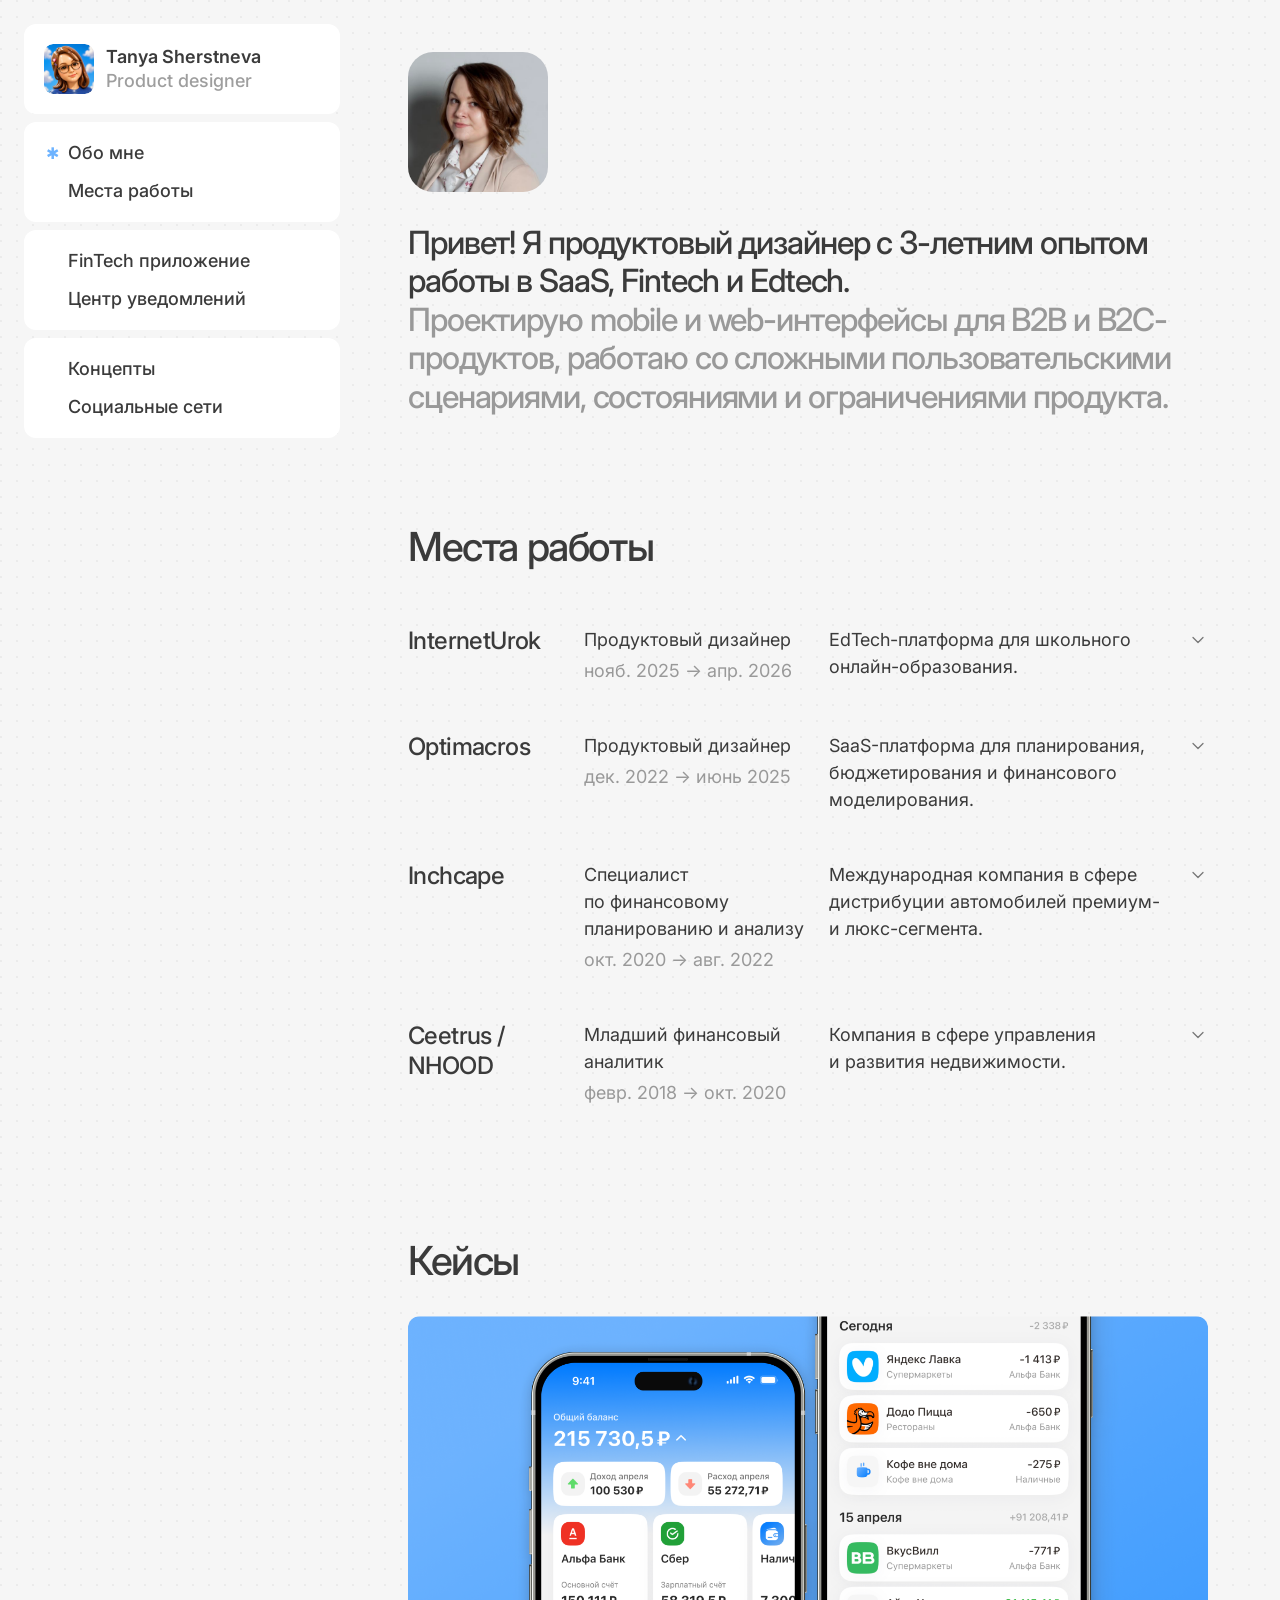
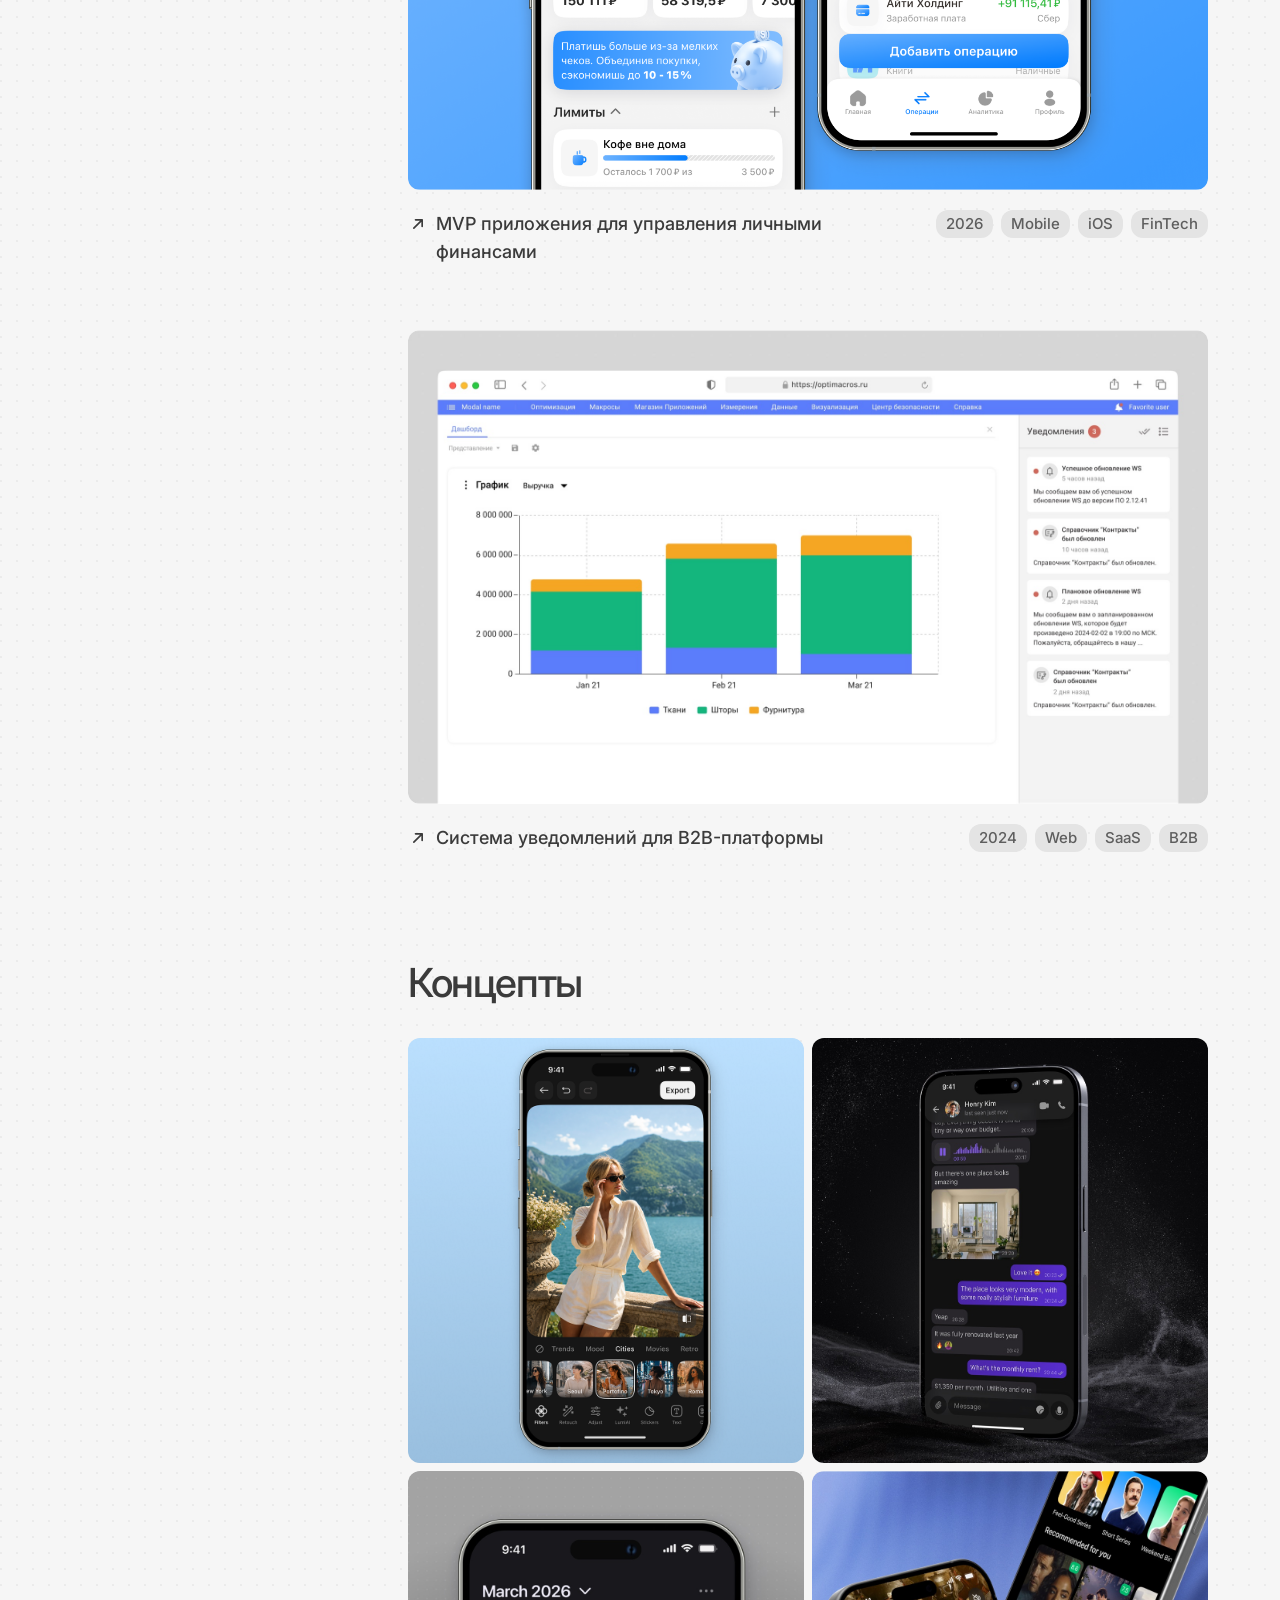
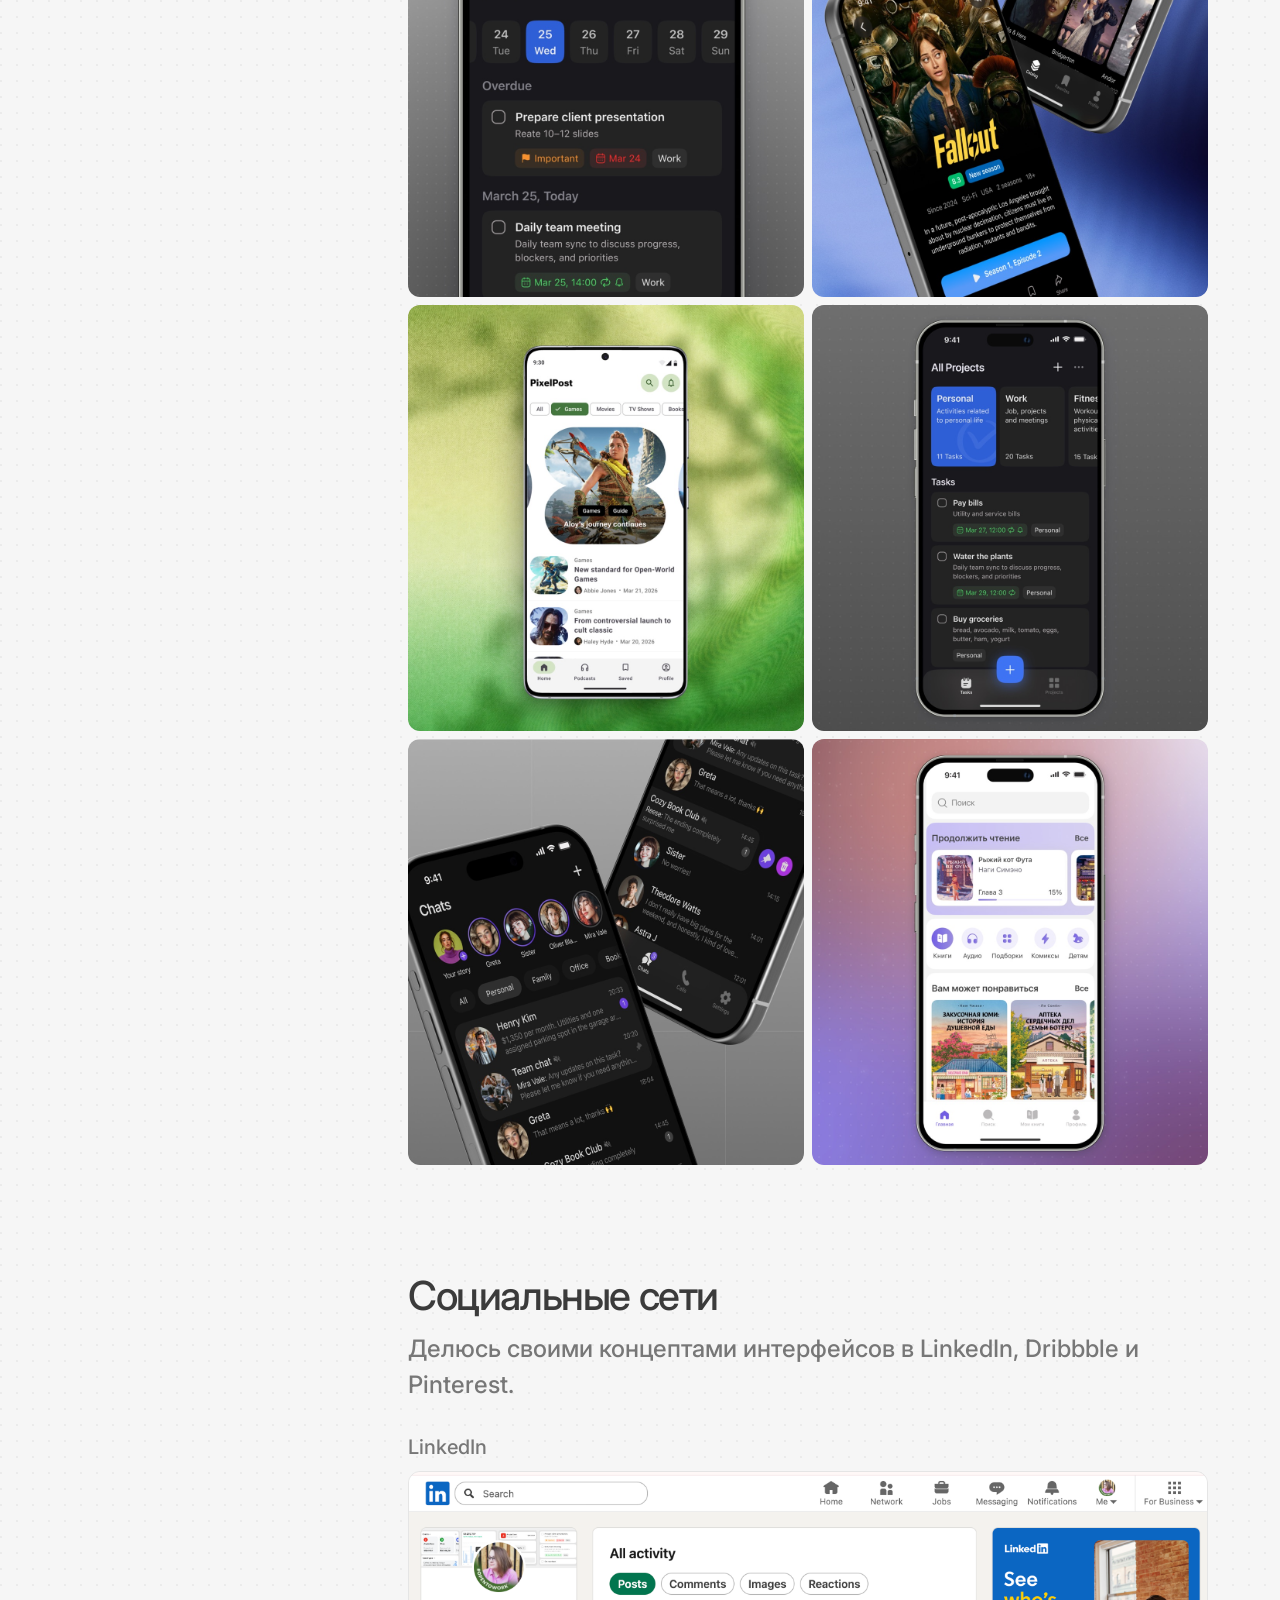
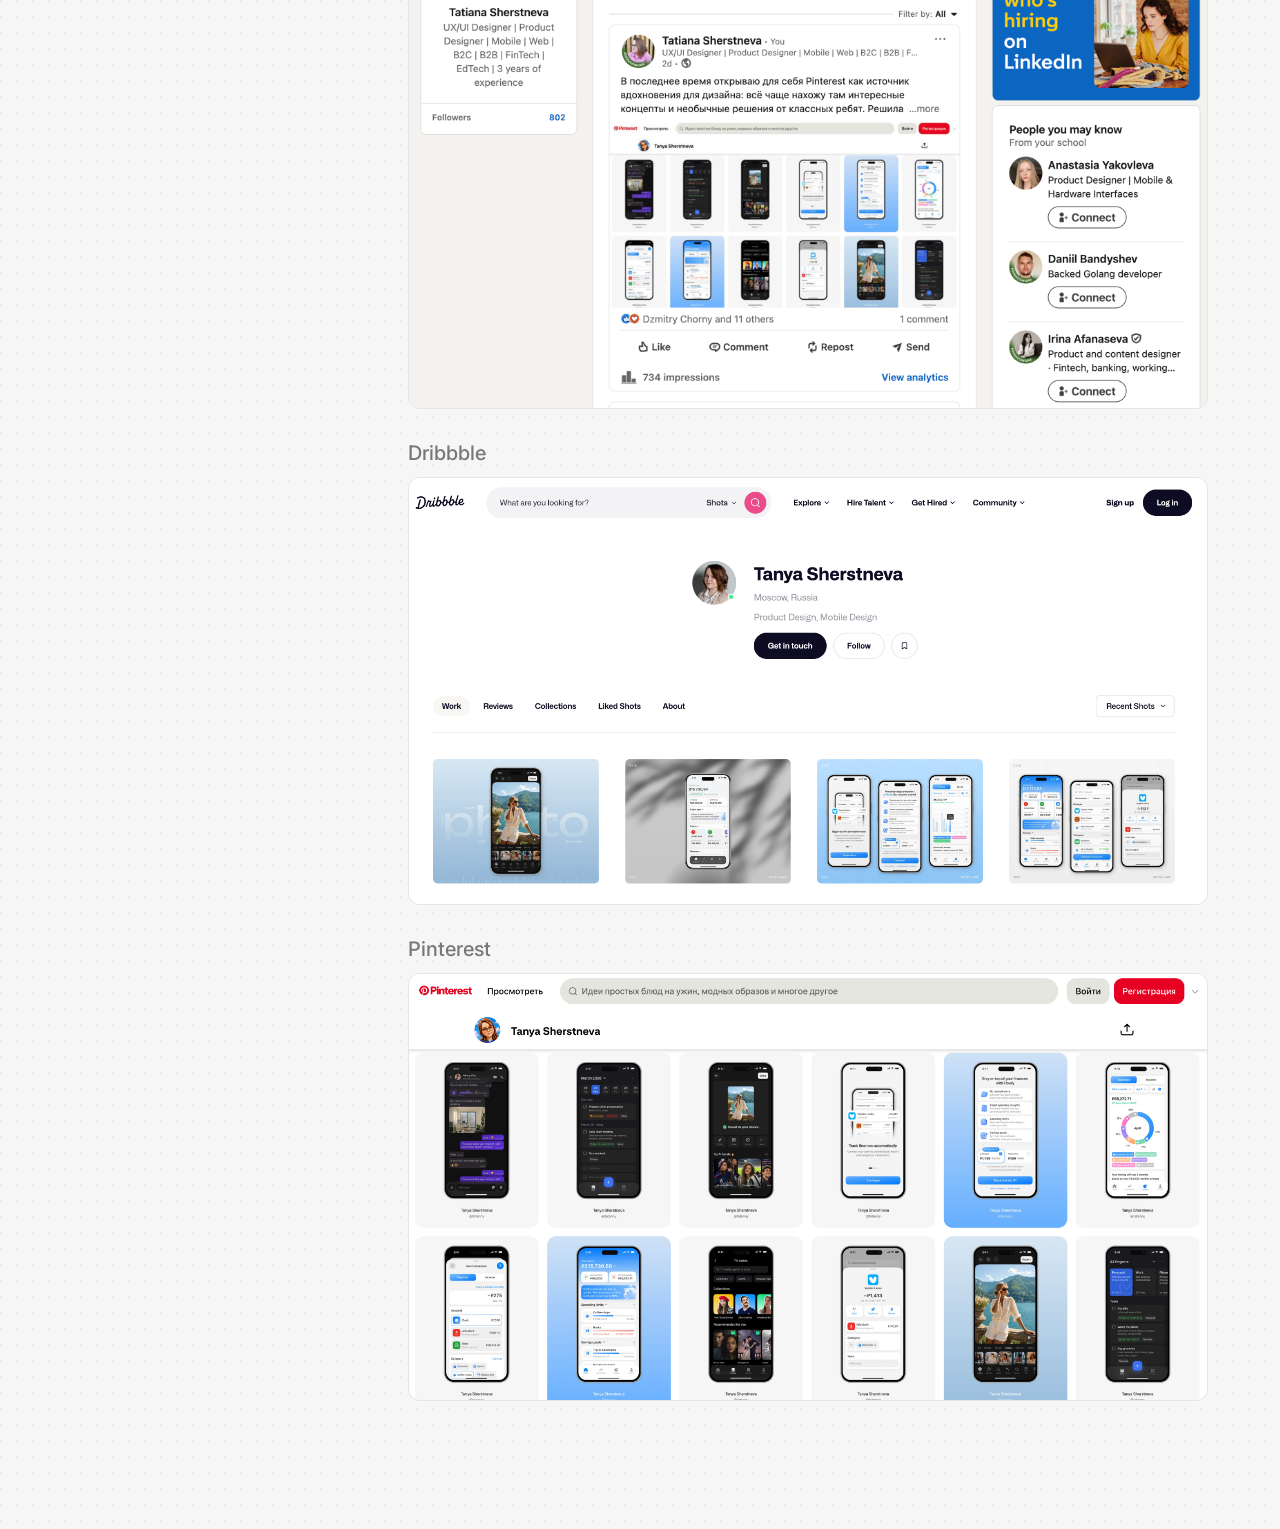
<file: index.html>
<!doctype html>
<html lang="ru">
<head>
  <meta charset="UTF-8">
  <meta name="viewport" content="width=device-width, initial-scale=1">
  <title>Татьяна Шерстнева · Портфолио</title>
  <link rel="stylesheet" href="style.css">
  <link rel="stylesheet" href="https://fonts.googleapis.com/css2?family=Inter:wght@400;500;600;700&display=swap">
  <link rel="stylesheet" href="sidebar.css">
  <link rel="stylesheet" href="portfolio.css">
  <link rel="stylesheet" href="layout.css">
</head>
<body class="portfolio-home">
  <aside class="sidebar" aria-label="Информация о дизайнере">
        <section class="profile card">
          <div class="profile__head">
            <a class="profile__avatar-wrap" href="#about" data-clean-href="./" data-home-link aria-label="На главную">
              <img class="profile__avatar profile__avatar--base" src="assets/avatar.png" width="128" height="160" alt="Tanya Sherstneva" />
              <img class="profile__avatar profile__avatar--hover" src="assets/avatar-hover.png" width="128" height="160" alt="" aria-hidden="true" />
            </a>
            <div>
              <h1><a class="profile__name-link" href="#about" data-clean-href="./" data-home-link aria-label="На главную">Tanya Sherstneva</a></h1>
              <p>Product designer</p>
            </div>
          </div>

        </section>

        <nav class="card nav-links nav-links--plain" aria-label="Разделы портфолио">
          <a href="#about">Обо мне</a>
          <a href="#experience">Места работы</a>
        </nav>

        <nav class="card nav-links nav-links--plain" aria-label="Дополнительные разделы">
          <a href="#additional-about">FinTech приложение</a>
          <a href="#additional-experience">Центр уведомлений</a>
        </nav>

        <nav class="card nav-links nav-links--plain" aria-label="Концепты и социальные сети">
          <a href="#concepts">Концепты</a>
          <a href="#socials">Социальные сети</a>
        </nav>




      </aside>
  <main class="portfolio-content">
    <section class="portfolio-section about-intro" id="about" aria-labelledby="about-title">
      <div class="about-intro__avatar"><img src="assets/about-portrait.jpg" width="140" height="140" alt="Таня Шерстнева"></div>
      <h2 id="about-title">Привет! Я продуктовый дизайнер с 3-летним опытом работы в&nbsp;SaaS, Fintech и Edtech.</h2>
      <p class="section-description">Проектирую mobile и web-интерфейсы для B2B и B2C-продуктов, работаю со сложными пользовательскими сценариями, состояниями и ограничениями продукта.</p>
    </section>
    <section class="portfolio-section" id="experience" aria-labelledby="experience-title">
      <h2 id="experience-title">Места работы</h2>
      <div class="work-history">
        <details class="work-history__item">
          <summary class="work-history__row">
            <span class="work-history__company">InternetUrok</span>
            <span class="work-history__role">Продуктовый дизайнер<span class="work-history__period">нояб. 2025 → апр. 2026</span></span>
            <span class="work-history__description">EdTech-платформа для&nbsp;школьного онлайн-образования.</span>
            <svg class="work-history__arrow" viewBox="0 0 24 24" aria-hidden="true"><path d="m6 9 6 6 6-6"/></svg>
          </summary>
          <div class="work-history__expanded"><p>Проектировала внутренние CRM и&nbsp;административные сервисы для&nbsp;работы с&nbsp;учениками, договорами и&nbsp;оплатами. Адаптировала сценарий «каталог → корзина → оплата» для&nbsp;разных устройств и&nbsp;поддерживала дизайн-систему.</p></div>
        </details>
        <details class="work-history__item">
          <summary class="work-history__row">
            <span class="work-history__company">Optimacros</span>
            <span class="work-history__role">Продуктовый дизайнер<span class="work-history__period">дек. 2022 → июнь 2025</span></span>
            <span class="work-history__description">SaaS-платформа для&nbsp;планирования, бюджетирования и&nbsp;финансового моделирования.</span>
            <svg class="work-history__arrow" viewBox="0 0 24 24" aria-hidden="true"><path d="m6 9 6 6 6-6"/></svg>
          </summary>
          <div class="work-history__expanded"><p>Проектировала сложные B2B-интерфейсы, управление бизнес-ролями и&nbsp;центр уведомлений. Исследовала пользовательские сценарии, создала CJM и&nbsp;UI-kit, сопровождала реализацию с&nbsp;командой разработки.</p></div>
        </details>
        <details class="work-history__item">
          <summary class="work-history__row">
            <span class="work-history__company">Inchcape</span>
            <span class="work-history__role">Специалист по&nbsp;финансовому планированию и&nbsp;анализу<span class="work-history__period">окт. 2020 → авг. 2022</span></span>
            <span class="work-history__description">Международная компания в&nbsp;сфере дистрибуции автомобилей премиум- и&nbsp;люкс-сегмента.</span>
            <svg class="work-history__arrow" viewBox="0 0 24 24" aria-hidden="true"><path d="m6 9 6 6 6-6"/></svg>
          </summary>
          <div class="work-history__expanded"><p>Готовила финансовую отчётность, бюджеты и&nbsp;прогнозы. Описала процессы отдела в&nbsp;технических инструкциях. Участвовала в&nbsp;переходе на&nbsp;новый модуль SAP BPC: выявляла ошибки и&nbsp;работала с&nbsp;командой разработки над&nbsp;их исправлением.</p></div>
        </details>
        <details class="work-history__item">
          <summary class="work-history__row">
            <span class="work-history__company">Ceetrus / NHOOD</span>
            <span class="work-history__role">Младший финансовый аналитик<span class="work-history__period">февр. 2018 → окт. 2020</span></span>
            <span class="work-history__description">Компания в&nbsp;сфере управления и&nbsp;развития недвижимости.</span>
            <svg class="work-history__arrow" viewBox="0 0 24 24" aria-hidden="true"><path d="m6 9 6 6 6-6"/></svg>
          </summary>
          <div class="work-history__expanded"><p>Анализировала и&nbsp;планировала переменные доходы, объясняла отклонения от&nbsp;бюджета. Участвовала в&nbsp;автоматизации финансовой аналитики в&nbsp;1С: составляла технические задания, тестировала функциональность и&nbsp;взаимодействовала с&nbsp;разработчиками.</p></div>
        </details>
      </div>
    </section>
    <section class="portfolio-section" id="cases" aria-labelledby="cases-title">
      <h2 id="cases-title">Кейсы</h2>
      <div class="project-list">
        <article class="portfolio-project" id="additional-about" aria-labelledby="additional-about-title">
          <a class="project-cover-link" href="projects/flowly/index.html" aria-label="Открыть проект: MVP приложения для управления личными финансами"><img class="project-cover" src="assets/cases/flowly-cover-new.png" width="2988" height="1770" loading="lazy" alt="Flowly: главная страница и список финансовых операций"></a>
          <div class="project-meta"><h3 id="additional-about-title"><a class="project-title-link" href="projects/flowly/index.html"><svg viewBox="0 0 24 24" aria-hidden="true"><path d="M7 17 17 7M9 7h8v8" /></svg><span>MVP приложения для управления личными финансами</span></a></h3><div class="project-tags" aria-label="Теги проекта"><span>2026</span><span>Mobile</span><span>iOS</span><span>FinTech</span></div></div>
        </article>
        <article class="portfolio-project" id="additional-experience" aria-labelledby="additional-experience-title">
          <a class="project-cover-link" href="projects/notifications/index.html" aria-label="Открыть проект: Система уведомлений для B2B-платформы"><img class="project-cover" src="assets/cases/1notifications-cover.jpg" width="1800" height="1066" loading="lazy" alt="Центр уведомлений в интерфейсе Optimacros"></a>
          <div class="project-meta"><h3 id="additional-experience-title"><a class="project-title-link" href="projects/notifications/index.html"><svg viewBox="0 0 24 24" aria-hidden="true"><path d="M7 17 17 7M9 7h8v8" /></svg><span>Система уведомлений для B2B-платформы</span></a></h3><div class="project-tags" aria-label="Теги проекта"><span>2024</span><span>Web</span><span>SaaS</span><span>B2B</span></div></div>
        </article>
      </div>
    </section>
    <section class="portfolio-section" id="concepts" aria-labelledby="concepts-title">
      <h2 id="concepts-title">Концепты</h2>
      <div class="concept-gallery">
        <figure class="case-card case-card--tall"><img src="assets/optimized/concept-08-photo-editor.png" width="988" height="1062" loading="lazy" alt="Концепт мобильного фоторедактора" /><figcaption class="case-chip">Photo Editor</figcaption></figure>
        <figure class="case-card case-card--short"><img src="assets/optimized/concept-02-messaging-app.jpg" width="1023" height="1100" loading="lazy" alt="Messenger" /><figcaption class="case-chip">Messenger</figcaption></figure>
        <figure class="case-card case-card--tall"><img src="assets/optimized/concept-06-task-manager-app.jpg" width="1023" height="1100" loading="lazy" alt="Task Manager" /><figcaption class="case-chip">Task Manager</figcaption></figure>
        <figure class="case-card case-card--tall"><img src="assets/optimized/concept-04-streaming-app.jpg" width="1023" height="1100" loading="lazy" alt="Online Cinema" /><figcaption class="case-chip">Online Cinema</figcaption></figure>
        <figure class="case-card case-card--tall"><img src="assets/optimized/concept-05-android-news-app.jpg" width="1023" height="1100" loading="lazy" alt="Android News Portal" /><figcaption class="case-chip">Android News Portal</figcaption></figure>
        <figure class="case-card case-card--tall"><img src="assets/optimized/concept-07-task-manager-app.jpg" width="1023" height="1100" loading="lazy" alt="Task Manager" /><figcaption class="case-chip">Task Manager</figcaption></figure>
        <figure class="case-card case-card--tall"><img src="assets/optimized/concept-03-messaging-app.jpg" width="1023" height="1100" loading="lazy" alt="Messenger" /><figcaption class="case-chip">Messenger</figcaption></figure>
        <figure class="case-card case-card--short"><img src="assets/optimized/concept-01-reading-app.jpg" width="1023" height="1100" loading="lazy" alt="Reader" /><figcaption class="case-chip">Reader</figcaption></figure>
      </div>
    </section>
    <section class="portfolio-section" id="socials" aria-labelledby="socials-title">
      <h2 id="socials-title">Социальные сети</h2>
      <p class="section-description">Делюсь своими концептами интерфейсов в LinkedIn, Dribbble и Pinterest.</p>
      <div class="social-previews">
        <figure class="social-preview"><figcaption>LinkedIn</figcaption><img src="assets/socials/linkedin.png" width="2312" height="1554" loading="lazy" alt="Мои публикации и концепты в LinkedIn"></figure>
        <figure class="social-preview"><figcaption>Dribbble</figcaption><img src="assets/socials/dribbble.png" width="2912" height="1554" loading="lazy" alt="Мои публикации и концепты в Dribbble"></figure>
        <figure class="social-preview"><figcaption>Pinterest</figcaption><img src="assets/socials/pinterest.png" width="2964" height="1582" loading="lazy" alt="Мои публикации и концепты в Pinterest"></figure>
      </div>
    </section>
  </main>
  <script src="app.js"></script>
</body>
</html>
</file>
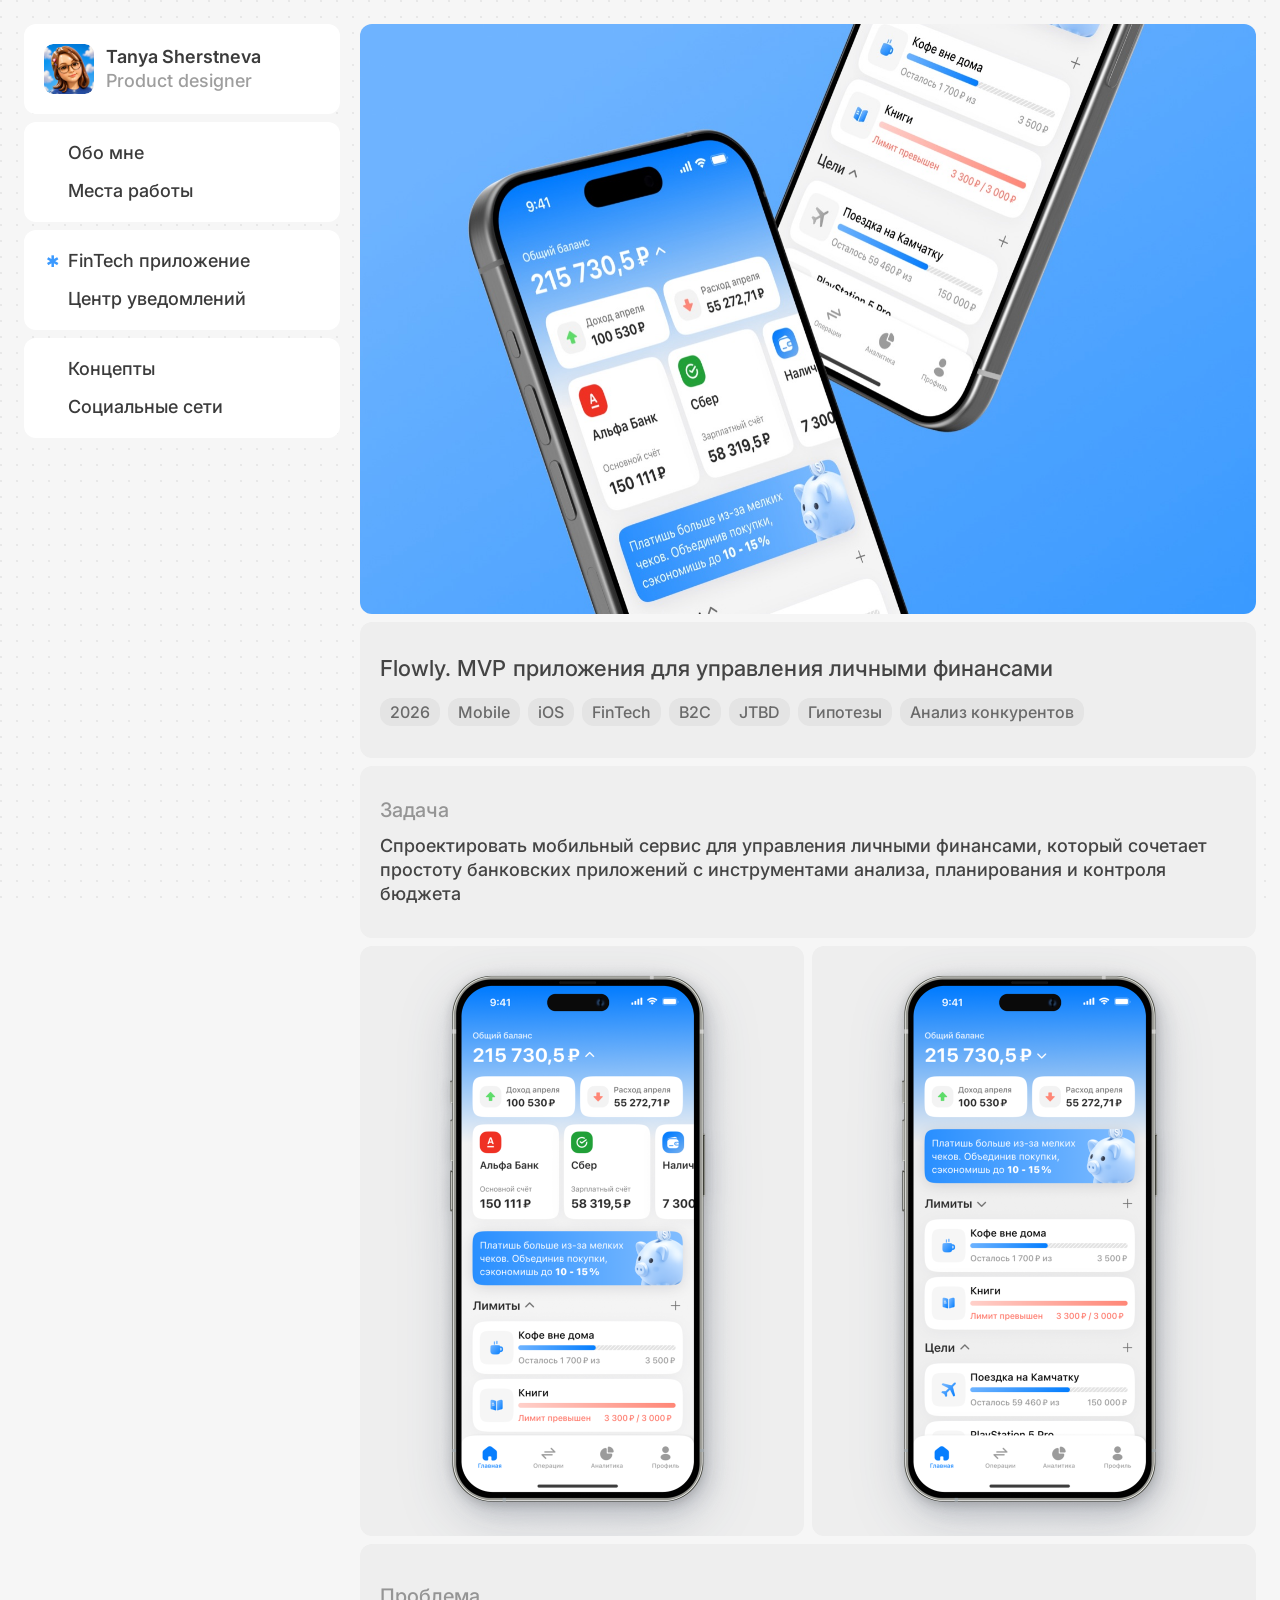
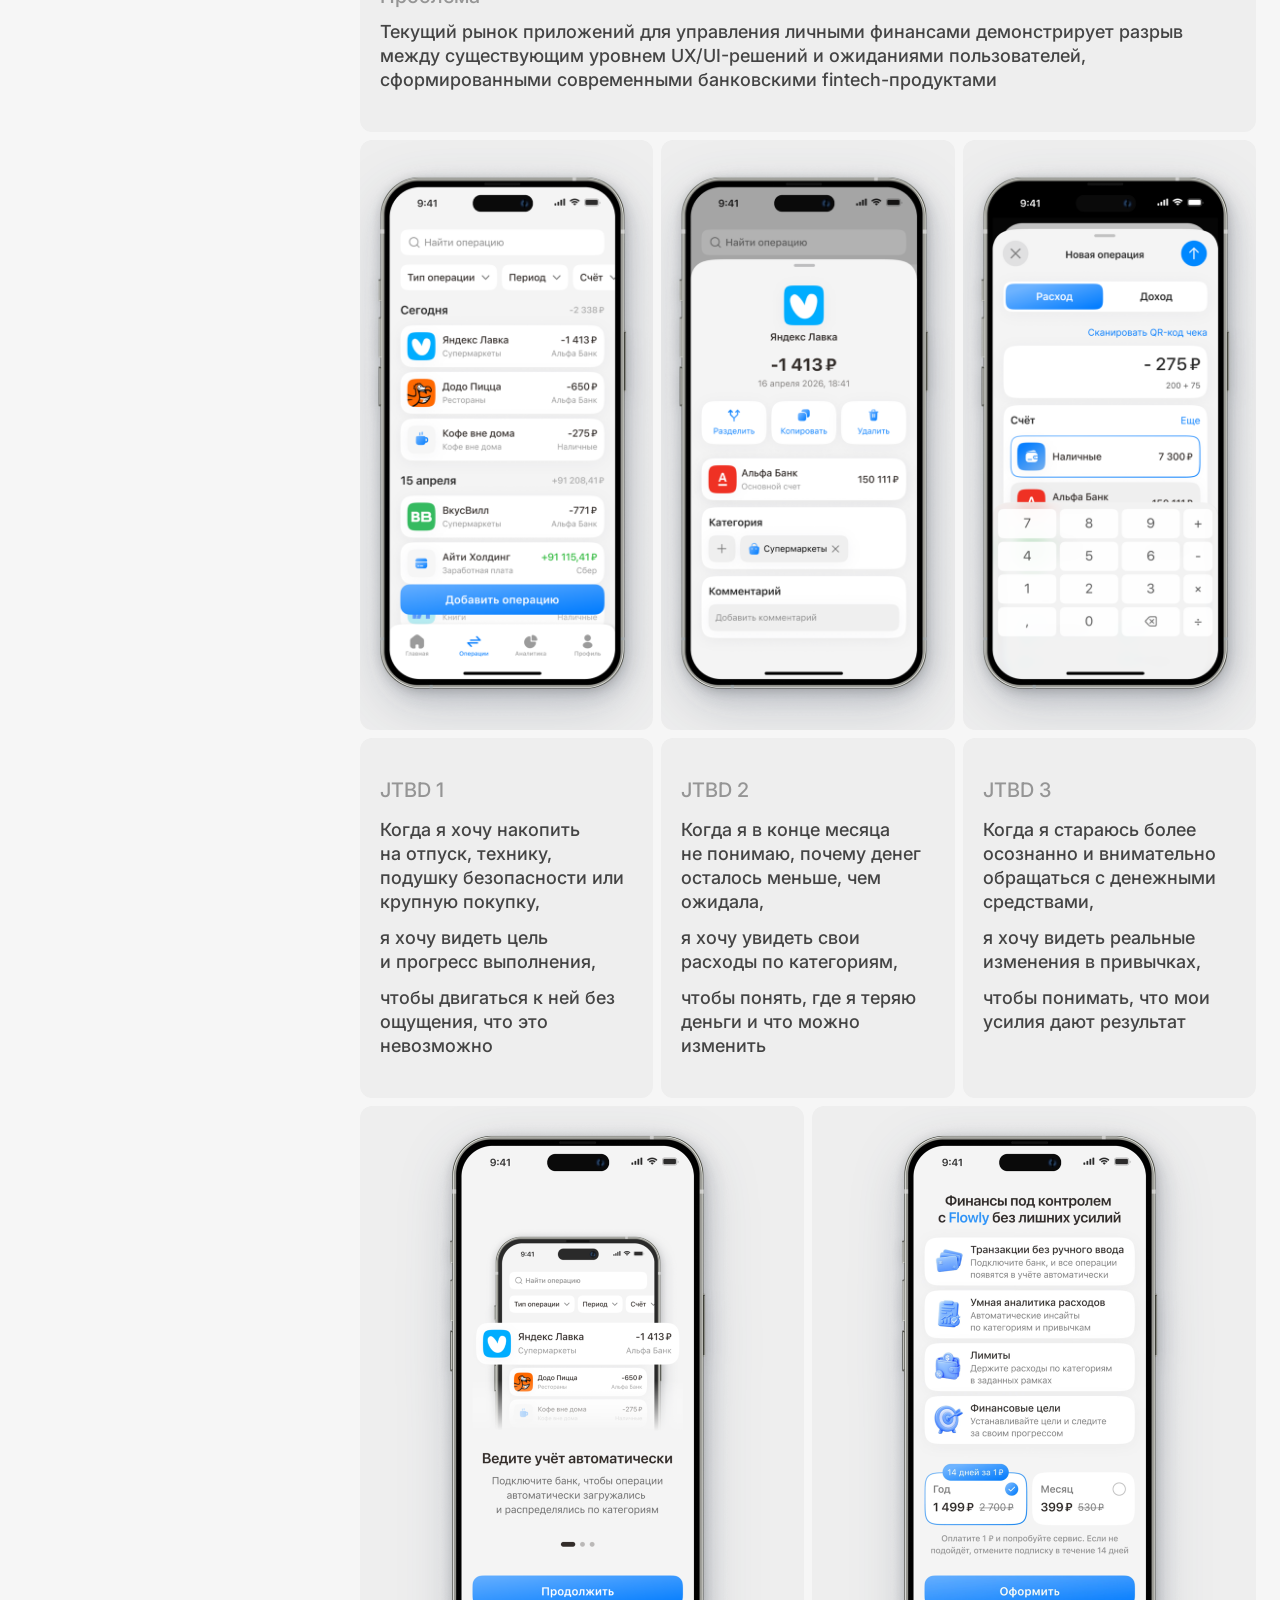
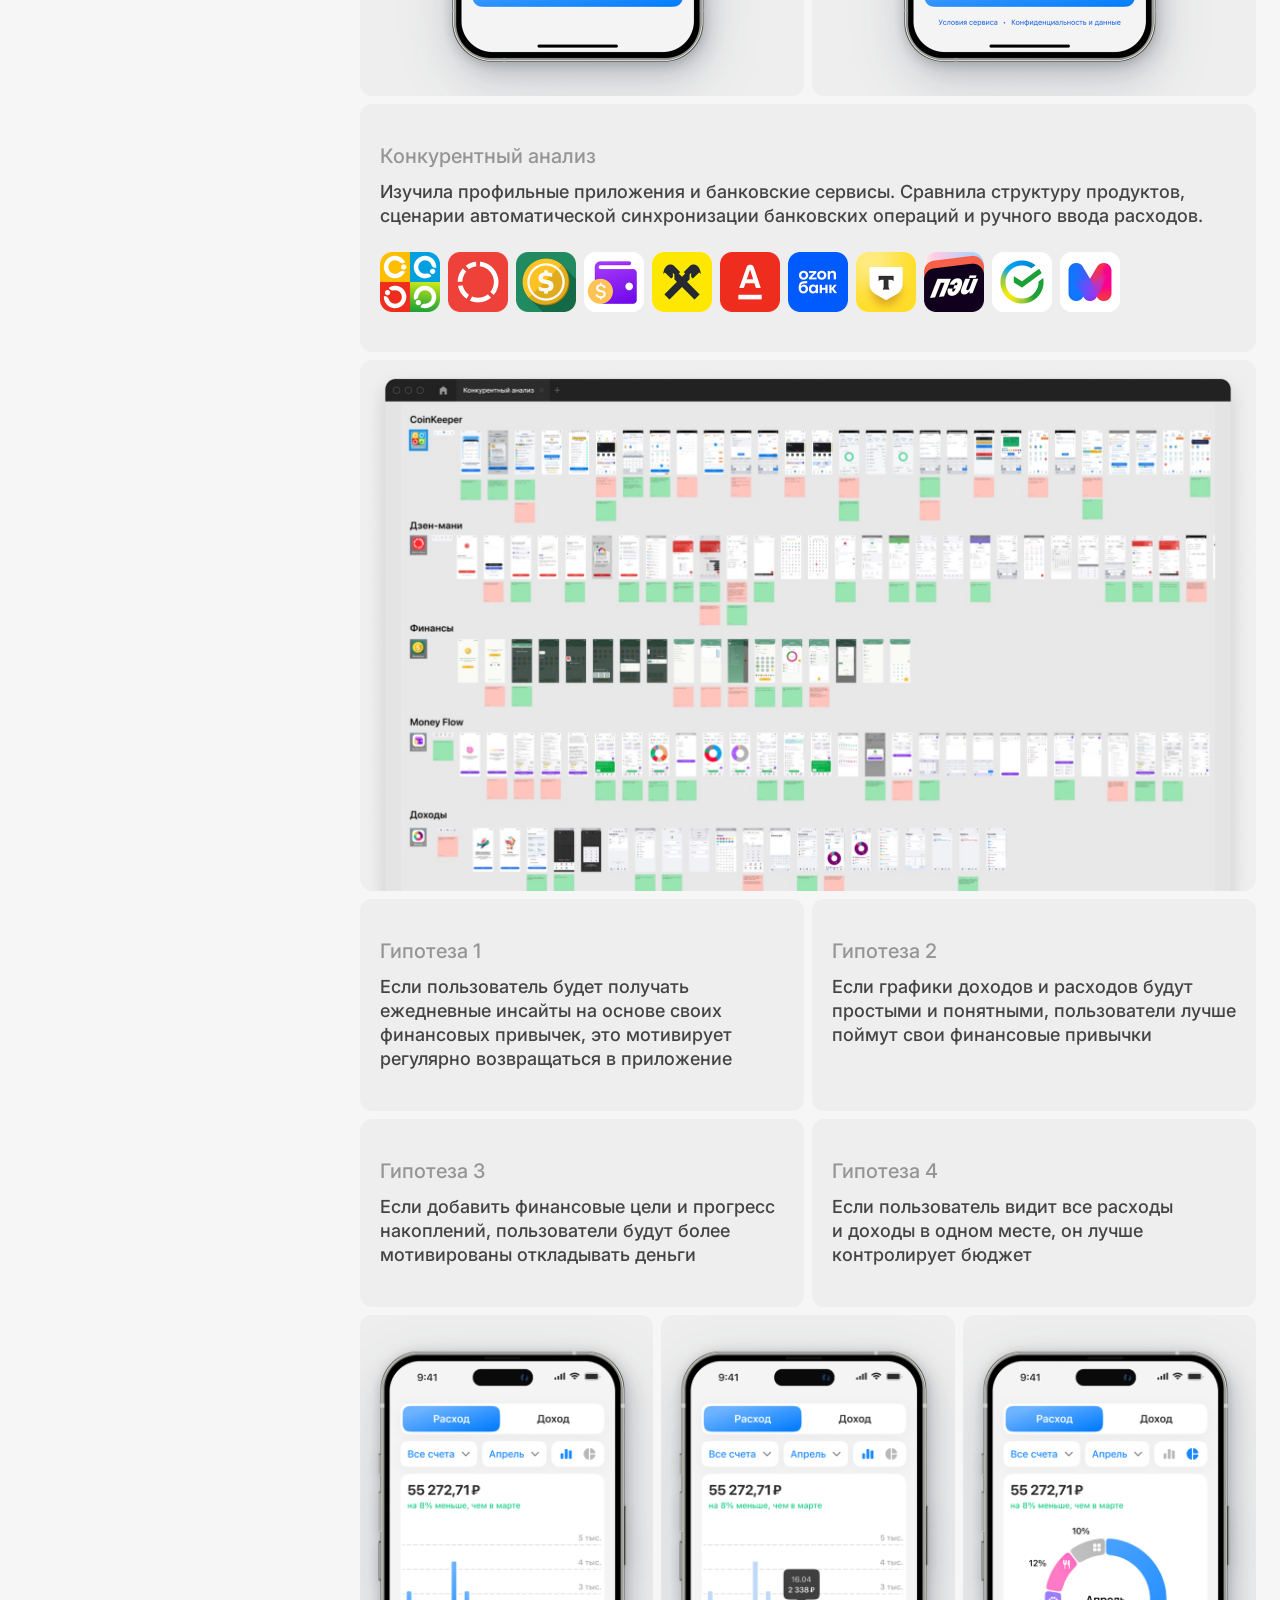
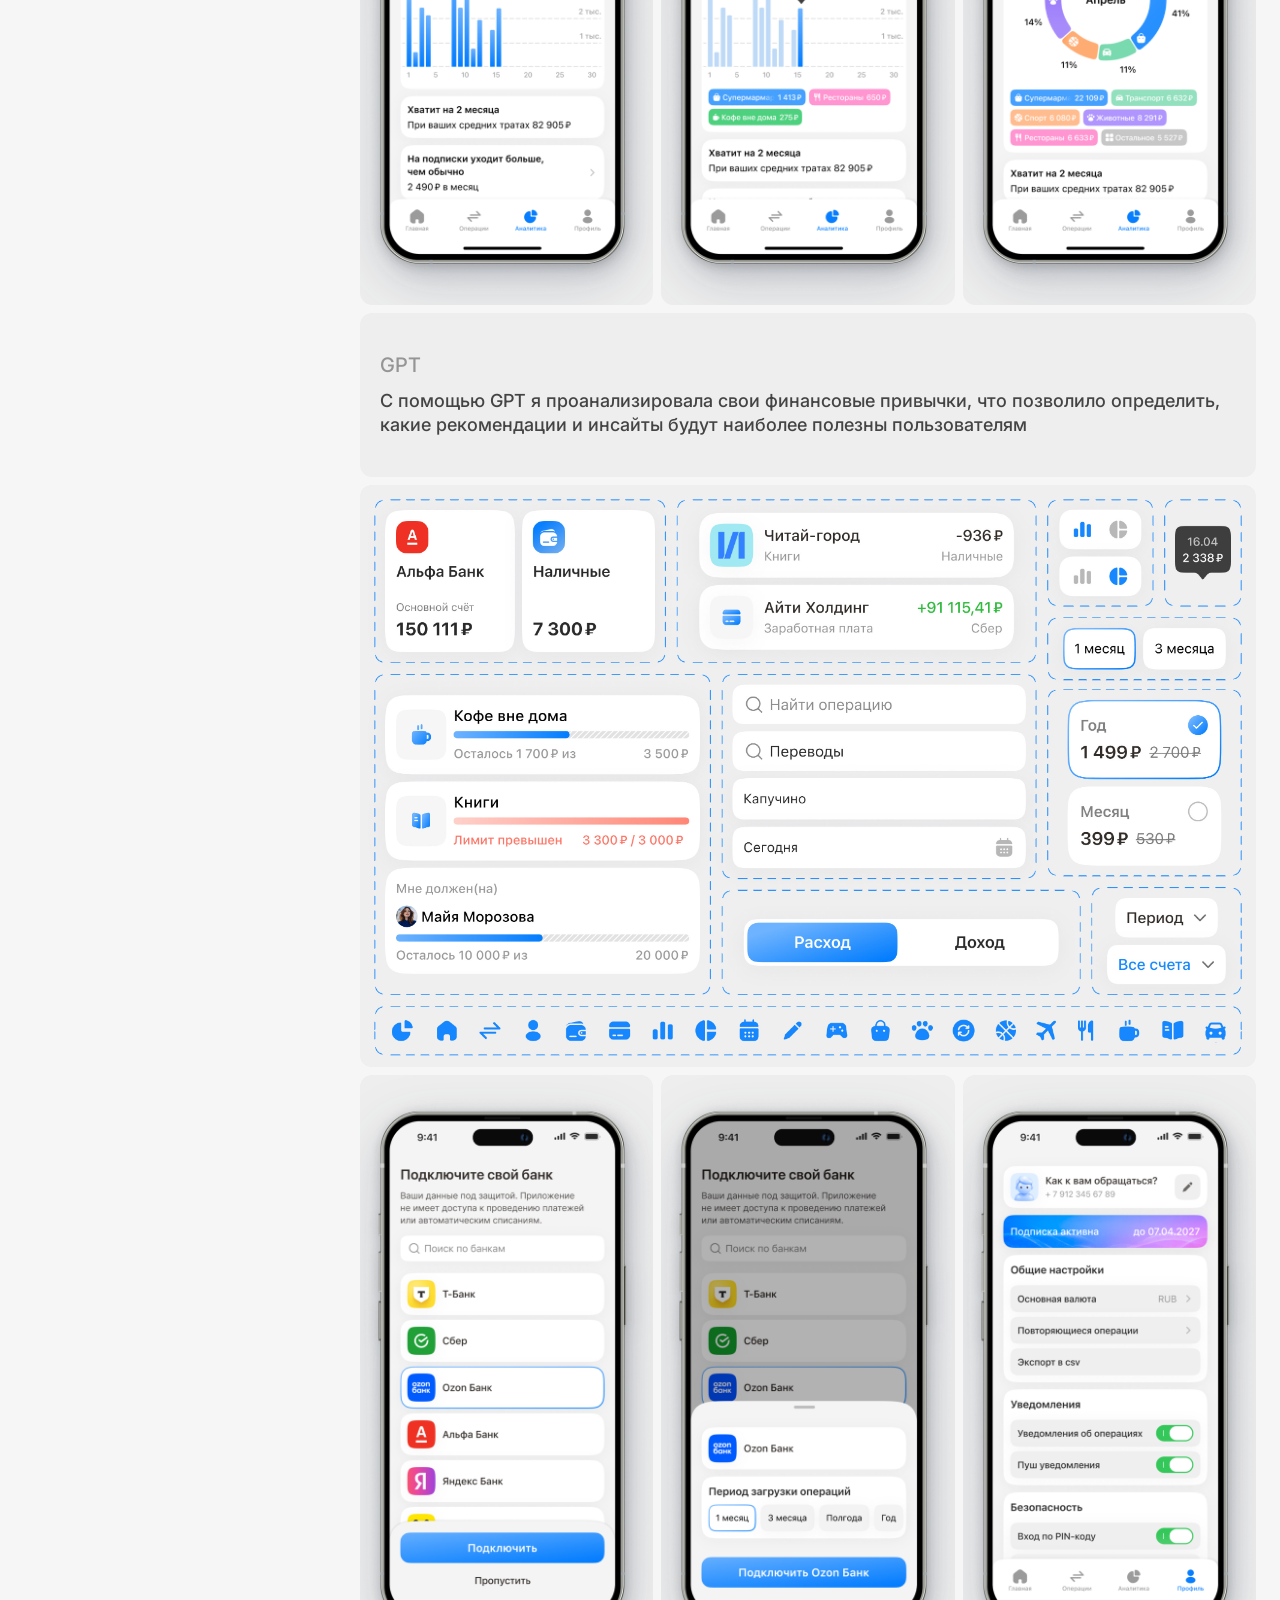
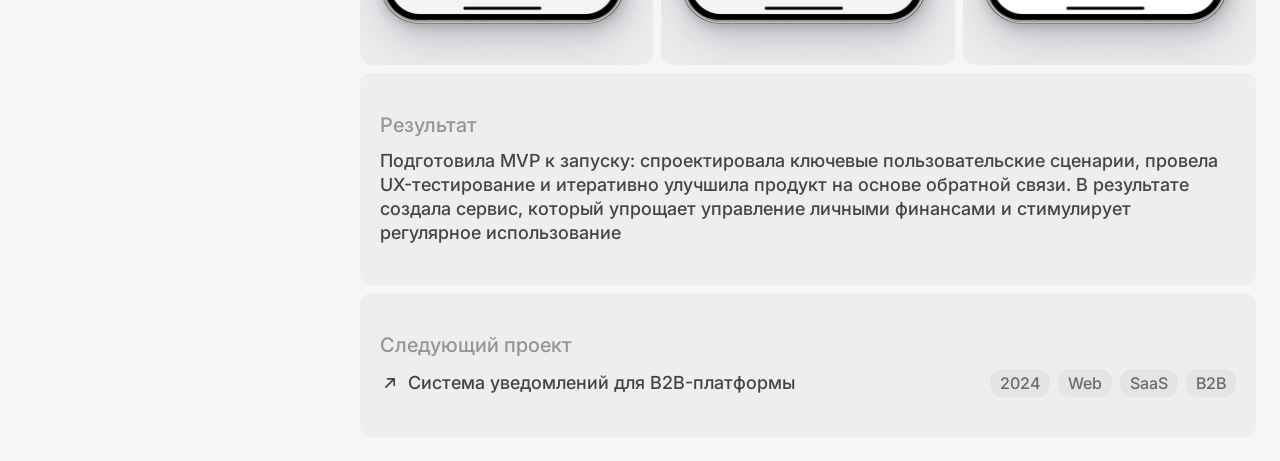
<file: projects/flowly/index.html>
<!doctype html>
<html lang="ru">
  <head>
    <meta charset="UTF-8" />
    <meta name="viewport" content="width=device-width, initial-scale=1.0" />
    <meta name="author" content="Tanya Sherstneva" />
    <meta name="copyright" content="© Tanya Sherstneva. Portfolio content, case studies and visuals may not be copied, reproduced or used for AI training without permission." />
    <meta name="robots" content="index, follow, noai, noimageai" />
    <title>Tanya Sherstneva-Flowly</title>
    <link rel="icon" type="image/svg+xml" href="../assets/favicon.svg" />
    <link rel="icon" type="image/png" sizes="32x32" href="../assets/favicon-32.png" />
    <link rel="apple-touch-icon" sizes="180x180" href="../assets/favicon-180.png" />
    <link rel="preload" as="image" href="../assets/flowly/flowly-cover-optimized.jpg" />
    <link rel="stylesheet" href="../flowly.css?v=20260928-2" />
    <link rel="stylesheet" href="../../sidebar.css">
    <link rel="stylesheet" href="../case-sidebar.css">
    <link rel="stylesheet" href="../../layout.css">
</head>
  <body>
    <main class="case-shell">
      <aside class="sidebar" aria-label="Информация о дизайнере">
        <section class="profile card">
          <div class="profile__head">
            <a class="profile__avatar-wrap" href="../../index.html#about" data-clean-href="../../index.html" data-home-link aria-label="На главную">
              <img class="profile__avatar profile__avatar--base" src="../../assets/avatar.png" width="128" height="160" alt="Tanya Sherstneva" />
              <img class="profile__avatar profile__avatar--hover" src="../../assets/avatar-hover.png" width="128" height="160" alt="" aria-hidden="true" />
            </a>
            <div>
              <h1><a class="profile__name-link" href="../../index.html#about" data-clean-href="../../index.html" data-home-link aria-label="На главную">Tanya Sherstneva</a></h1>
              <p>Product designer</p>
            </div>
          </div>

        </section>

        <nav class="card nav-links nav-links--plain" aria-label="Разделы портфолио">
          <a href="../../index.html#about">Обо мне</a>
          <a href="../../index.html#experience">Места работы</a>
        </nav>

        <nav class="card nav-links nav-links--plain" aria-label="Дополнительные разделы">
          <a href="../../index.html#additional-about" aria-current="page">FinTech приложение</a>
          <a href="../../index.html#additional-experience">Центр уведомлений</a>
        </nav>

        <nav class="card nav-links nav-links--plain" aria-label="Концепты и социальные сети">
          <a href="../../index.html#concepts">Концепты</a>
          <a href="../../index.html#socials">Социальные сети</a>
        </nav>




      </aside>

      <section class="case-page">
        <section class="case-cover case-cover--static" aria-label="Flowly cover">
          <img src="../assets/flowly/flowly-cover-optimized.jpg" width="1800" height="1066" alt="Flowly. Обложка проекта" fetchpriority="high" />
        </section>

        <section class="case-heading card">
          <div>
            <h2>Flowly. MVP приложения для&nbsp;управления личными финансами</h2>
          </div>
          <div class="case-tags" aria-label="Теги проекта">
            <span>2026</span>
            <span>Mobile</span>
            <span>iOS</span>
            <span>FinTech</span>
            <span>B2C</span>
            <span>JTBD</span>
            <span>Гипотезы</span>
            <span>Анализ конкурентов</span>
          </div>
        </section>

        <section class="case-info card">
          <h3>Задача</h3>
          <p>
            Спроектировать мобильный сервис для&nbsp;управления личными финансами, который сочетает простоту
            банковских приложений с&nbsp;инструментами анализа, планирования и&nbsp;контроля бюджета
          </p>
        </section>

        <section class="mockup-grid mockup-grid--two" aria-label="Основные экраны Flowly">
          <figure class="mockup-card"><img src="../assets/flowly/flowly-screen-home1.png" width="603" height="1140" loading="lazy" alt="Главный экран Flowly" /></figure>
          <figure class="mockup-card"><img src="../assets/flowly/flowly-screen-home2.png" width="603" height="1140" loading="lazy" alt="Экран операций Flowly" /></figure>
        </section>

        <section class="case-note card">
          <h3>Проблема</h3>
          <p>
            Текущий рынок приложений для&nbsp;управления личными финансами демонстрирует разрыв между существующим
            уровнем UX/UI-решений и&nbsp;ожиданиями пользователей, сформированными современными банковскими fintech-продуктами
          </p>
        </section>

        <section class="mockup-grid mockup-grid--three mockup-grid--case-screens" aria-label="Экраны операций Flowly">
          <figure class="mockup-card"><img src="../assets/flowly/flowly-screen3.png" width="603" height="1140" loading="lazy" alt="Список операций Flowly" /></figure>
          <figure class="mockup-card"><img src="../assets/flowly/flowly-screen4.png" width="603" height="1140" loading="lazy" alt="Детали операции Flowly" /></figure>
          <figure class="mockup-card"><img src="../assets/flowly/flowly-screen5.png" width="603" height="1140" loading="lazy" alt="Новая операция Flowly" /></figure>
        </section>

        <section class="jbtd-grid" aria-label="JBTD">
          <article class="card">
            <h3>JTBD 1</h3>
            <p class="jtbd-copy">
              <span>Когда я&nbsp;хочу накопить на&nbsp;отпуск, технику, подушку безопасности или крупную покупку,</span>
              <span>я&nbsp;хочу видеть цель и&nbsp;прогресс выполнения,</span>
              <span>чтобы двигаться к&nbsp;ней без ощущения, что это невозможно</span>
            </p>
          </article>
          <article class="card">
            <h3>JTBD 2</h3>
            <p class="jtbd-copy">
              <span>Когда я&nbsp;в&nbsp;конце месяца не&nbsp;понимаю, почему денег осталось меньше, чем ожидала,</span>
              <span>я&nbsp;хочу увидеть свои расходы по&nbsp;категориям,</span>
              <span>чтобы понять, где я&nbsp;теряю деньги и&nbsp;что можно изменить</span>
            </p>
          </article>
          <article class="card">
            <h3>JTBD 3</h3>
            <p class="jtbd-copy">
              <span>Когда я&nbsp;стараюсь более осознанно и&nbsp;внимательно обращаться с&nbsp;денежными средствами,</span>
              <span>я&nbsp;хочу видеть реальные изменения в&nbsp;привычках,</span>
              <span>чтобы понимать, что мои усилия дают результат</span>
            </p>
          </article>
        </section>

        <section class="mockup-grid mockup-grid--two" aria-label="Автоматический учет и онбординг Flowly">
          <figure class="mockup-card"><img src="../assets/flowly/flowly-screen6.png" width="603" height="1140" loading="lazy" alt="Автоматический учет Flowly" /></figure>
          <figure class="mockup-card"><img src="../assets/flowly/flowly-screen7.png" width="603" height="1140" loading="lazy" alt="Онбординг Flowly" /></figure>
        </section>

        <section class="case-note card competitor-analysis-card">
          <h3>Конкурентный анализ</h3>
          <p>
            Изучила профильные приложения и&nbsp;банковские сервисы. Сравнила структуру продуктов, сценарии
            автоматической синхронизации банковских операций и&nbsp;ручного ввода расходов.
          </p>

          <div class="competitor-logos" aria-label="Сервисы для анализа">
            <span class="competitor-logo" aria-label="CoinKeeper" tabindex="0"><img src="../assets/flowly/competitors/coinkeeper.png" width="120" height="120" loading="lazy" alt="CoinKeeper" /></span>
            <span class="competitor-logo" aria-label="Дзен-мани" tabindex="0"><img src="../assets/flowly/competitors/zen-money.png" width="120" height="120" loading="lazy" alt="Дзен-мани" /></span>
            <span class="competitor-logo" aria-label="Финансы" tabindex="0"><img src="../assets/flowly/competitors/finance.png" width="120" height="120" loading="lazy" alt="Финансы" /></span>
            <span class="competitor-logo" aria-label="Money Flow" tabindex="0"><img src="../assets/flowly/competitors/money-flow.png" width="120" height="120" loading="lazy" alt="Money Flow" /></span>
            <span class="competitor-logo" aria-label="Райффайзен Банк" tabindex="0"><img src="../assets/flowly/competitors/raiffeisen.png" width="120" height="120" loading="lazy" alt="Райффайзен Банк" /></span>
            <span class="competitor-logo" aria-label="Альфа Банк" tabindex="0"><img src="../assets/flowly/competitors/alfa-bank.png" width="120" height="120" loading="lazy" alt="Альфа Банк" /></span>
            <span class="competitor-logo" aria-label="Ozon Банк" tabindex="0"><img src="../assets/flowly/competitors/ozon-bank.png" width="120" height="120" loading="lazy" alt="Ozon Банк" /></span>
            <span class="competitor-logo" aria-label="T-Банк" tabindex="0"><img src="../assets/flowly/competitors/t-bank.png" width="120" height="120" loading="lazy" alt="T-Банк" /></span>
            <span class="competitor-logo" aria-label="Яндекс Пэй" tabindex="0"><img src="../assets/flowly/competitors/yandex-pay.png" width="120" height="120" loading="lazy" alt="Яндекс Пэй" /></span>
            <span class="competitor-logo" aria-label="Сбер" tabindex="0"><img src="../assets/flowly/competitors/sber.png" width="120" height="120" loading="lazy" alt="Сбер" /></span>
            <span class="competitor-logo" aria-label="МТБанк Moby" tabindex="0"><img src="../assets/flowly/competitors/mtbank-moby.png" width="120" height="120" loading="lazy" alt="МТБанк Moby" /></span>
          </div>
        </section>

        <figure class="image-card image-card--wide image-card--pan" aria-label="Карта конкурентного анализа">
          <img src="../assets/flowly/flowly-competitive-analysis-optimized.jpg" width="1800" height="1066" loading="lazy" alt="Карта конкурентного анализа Flowly" />
        </figure>

        <section class="hypothesis-grid" aria-label="Гипотезы">
          <article class="card">
            <h3>Гипотеза 1</h3>
            <p class="hypothesis-copy">
              <span>Если пользователь будет получать ежедневные инсайты на&nbsp;основе своих финансовых привычек, это мотивирует регулярно возвращаться в&nbsp;приложение</span>
            </p>
          </article>
          <article class="card"><h3>Гипотеза 2</h3><p>Если графики доходов и&nbsp;расходов будут простыми и&nbsp;понятными, пользователи лучше поймут свои финансовые привычки</p></article>
          <article class="card"><h3>Гипотеза 3</h3><p>Если добавить финансовые цели и&nbsp;прогресс накоплений, пользователи будут более мотивированы откладывать деньги</p></article>
          <article class="card">
            <h3>Гипотеза 4</h3>
            <p class="hypothesis-copy">
              <span>Если пользователь видит все расходы и&nbsp;доходы в&nbsp;одном месте, он&nbsp;лучше контролирует бюджет</span>
            </p>
          </article>
        </section>

        <section class="mockup-grid mockup-grid--three" aria-label="Графики Flowly">
          <figure class="mockup-card"><img src="../assets/flowly/flowly-screen8.png" width="603" height="1140" loading="lazy" alt="График доходов Flowly" /></figure>
          <figure class="mockup-card"><img src="../assets/flowly/flowly-screen9.png" width="603" height="1140" loading="lazy" alt="График баланса Flowly" /></figure>
          <figure class="mockup-card"><img src="../assets/flowly/flowly-screen10.png" width="603" height="1140" loading="lazy" alt="График категорий Flowly" /></figure>
        </section>

        <section class="case-note card">
          <h3>GPT</h3>
          <p>
            С&nbsp;помощью GPT я&nbsp;проанализировала свои финансовые привычки, что позволило определить,
            какие рекомендации и&nbsp;инсайты будут наиболее полезны пользователям
          </p>
        </section>

        <figure class="image-card image-card--wide image-card--ui-kit" aria-label="UI kit Flowly">
          <img src="../assets/flowly/flowly-ui-kit-optimized.jpg" width="1992" height="1294" loading="lazy" alt="UI kit Flowly" />
        </figure>

        <section class="mockup-grid mockup-grid--three" aria-label="Подключение банка Flowly">
          <figure class="mockup-card"><img src="../assets/flowly/flowly-screen11.png" width="603" height="1140" loading="lazy" alt="Подключение банка Flowly" /></figure>
          <figure class="mockup-card"><img src="../assets/flowly/flowly-screen12.png" width="603" height="1140" loading="lazy" alt="Выбор банка Flowly" /></figure>
          <figure class="mockup-card"><img src="../assets/flowly/flowly-screen13.png" width="603" height="1140" loading="lazy" alt="Настройки Flowly" /></figure>
        </section>

        <section class="case-note card">
          <h3>Результат</h3>
          <p>
            Подготовила MVP к&nbsp;запуску: спроектировала ключевые пользовательские сценарии, провела
            UX-тестирование и&nbsp;итеративно улучшила продукт на&nbsp;основе обратной связи. В&nbsp;результате
            создала сервис, который упрощает управление личными финансами и&nbsp;стимулирует регулярное использование
          </p>
        </section>

        <a class="next-project card" href="../notifications/index.html">
          <span class="next-project__eyebrow">Следующий проект</span>
          <strong class="next-project__title">
            <svg viewBox="0 0 24 24" width="20" height="20" fill="none" stroke="currentColor" stroke-width="2" stroke-linecap="round" stroke-linejoin="round" aria-hidden="true"><path d="M7 17 17 7M9 7h8v8" /></svg>
            <span>Система уведомлений для B2B-платформы</span>
            <span hidden></span>
          </strong>
          <div class="case-tags next-project__tags" aria-label="Теги следующего проекта">
            <small>2024</small>
            <small>Web</small>
            <small>SaaS</small>
            <small>B2B</small>
          </div>
        </a>
      </section>
    </main>
    <script src="../home-link.js?v=20260813-3" defer></script>
  </body>
</html>
</file>
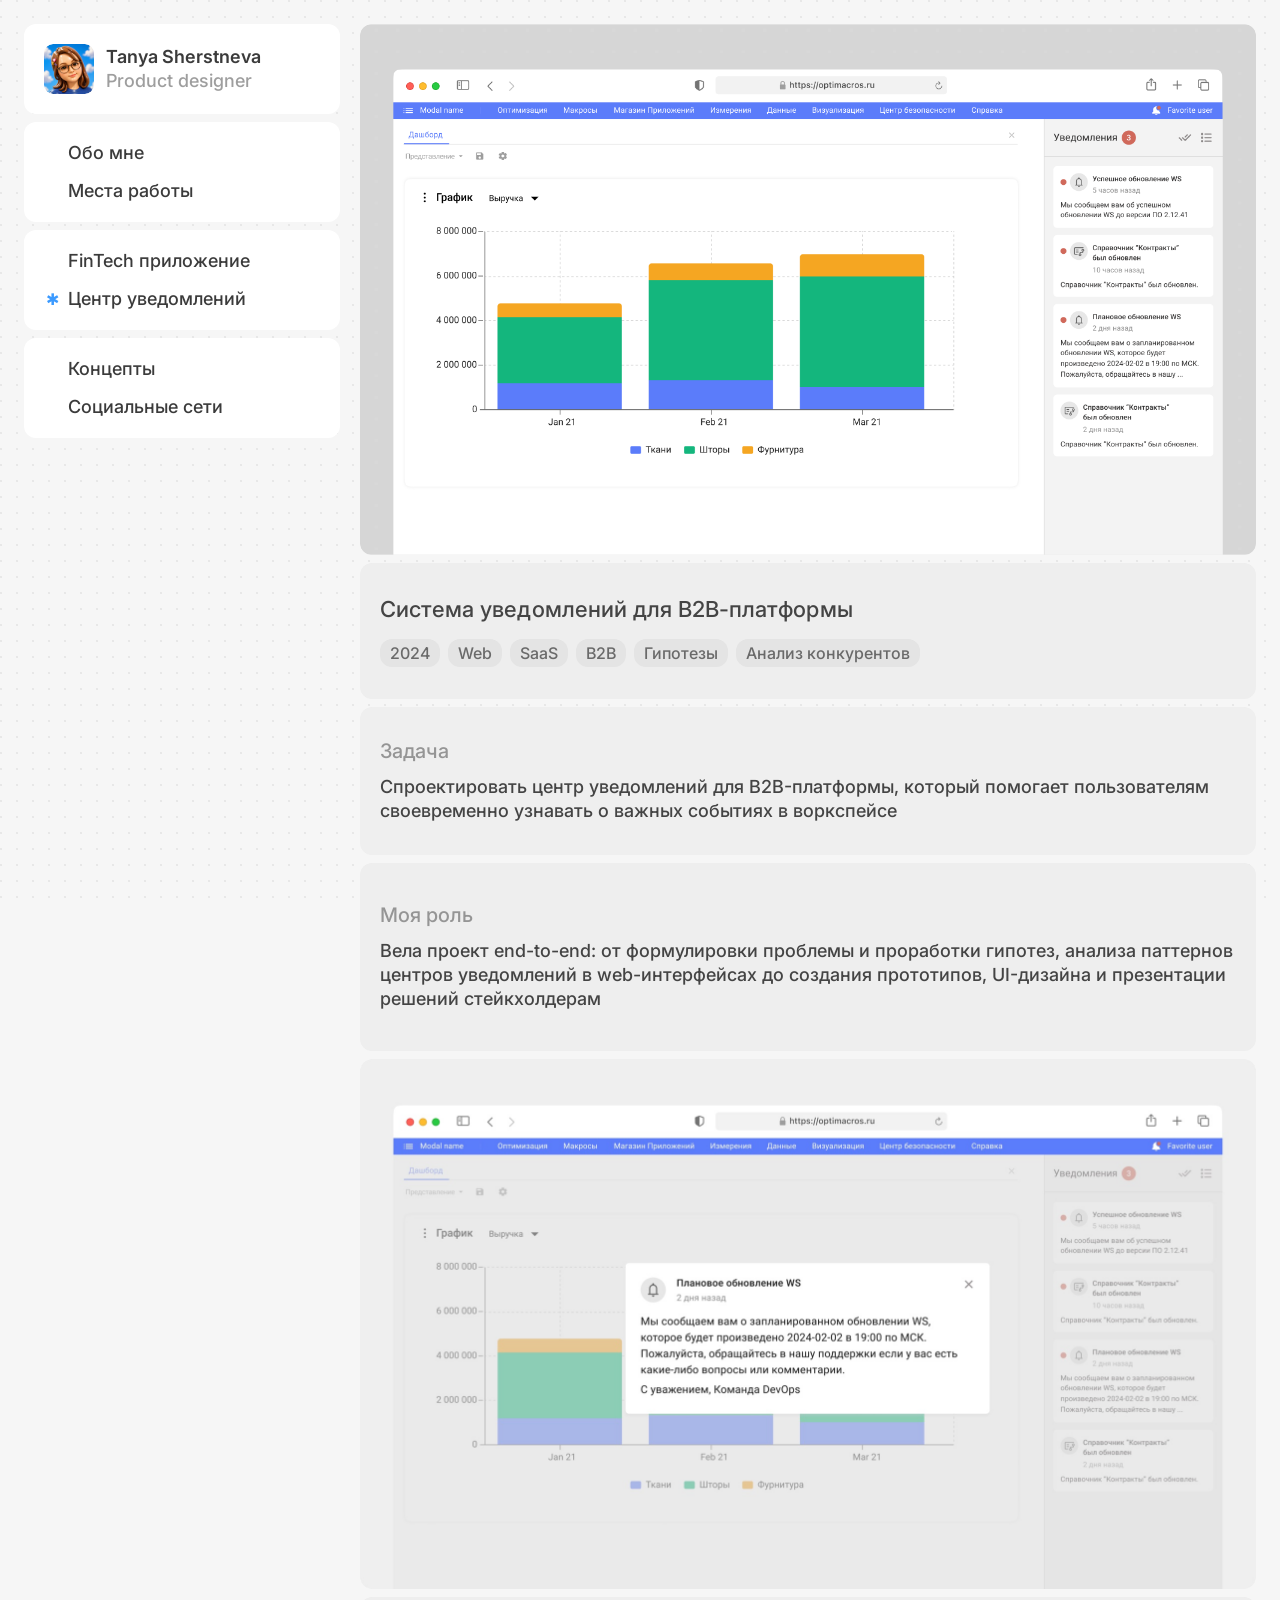
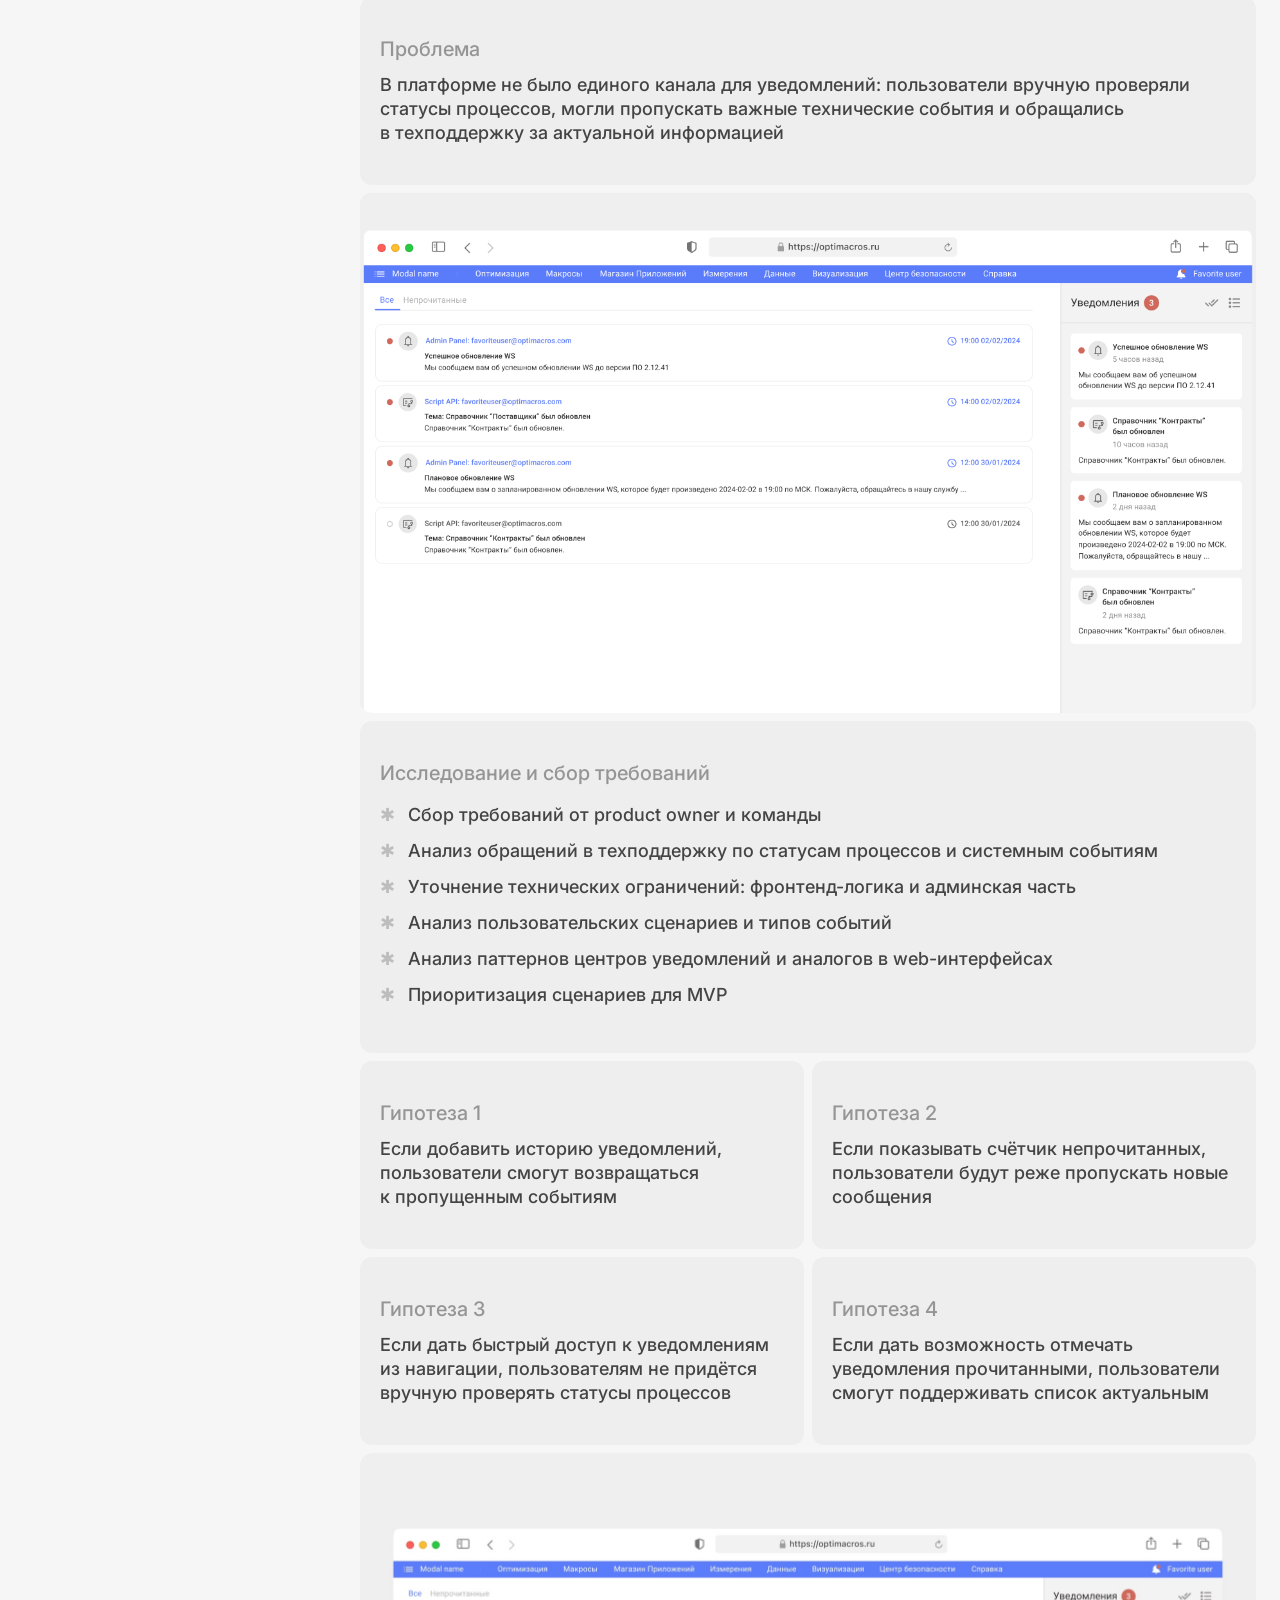
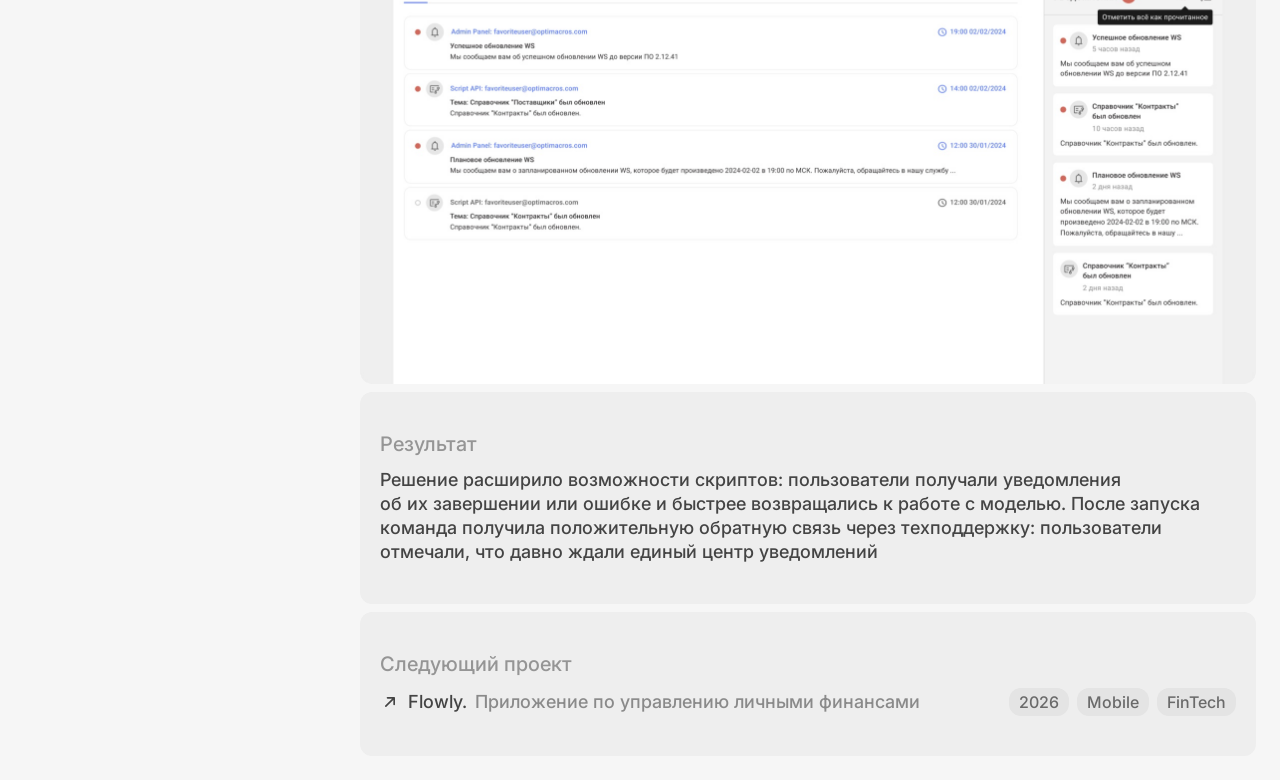
<file: projects/notifications/index.html>
<!doctype html>
<html lang="ru">
  <head>
    <meta charset="UTF-8" />
    <meta name="viewport" content="width=device-width, initial-scale=1.0" />
    <meta name="author" content="Tanya Sherstneva" />
    <meta name="copyright" content="© Tanya Sherstneva. Portfolio content, case studies and visuals may not be copied, reproduced or used for AI training without permission." />
    <meta name="robots" content="noindex, nofollow, noai, noimageai" />
    <title>Tanya Sherstneva-Notifications</title>
    <link rel="icon" type="image/svg+xml" href="../assets/favicon.svg" />
    <link rel="icon" type="image/png" sizes="32x32" href="../assets/favicon-32.png" />
    <link rel="apple-touch-icon" sizes="180x180" href="../assets/favicon-180.png" />
    <link rel="preload" as="image" href="../assets/optimized/1notifications-cover.png" />
    <link rel="stylesheet" href="../atlas.css?v=20260615-1" />
    <style>
      .notifications-cover {
        aspect-ratio: 1800 / 1066;
        min-height: 520px;
        height: auto;
        display: grid;
        place-items: center;
        overflow: hidden;
        border-radius: var(--radius);
        background: #eeeeee;
      }

      .notifications-cover-frame {
        display: grid;
        place-items: center;
        width: 100%;
        height: 100%;
        min-height: 0;
        max-height: none;
        border-radius: 0px 0px 0 0;
        overflow: hidden;
        transform: none;
        transform-origin: center center;
      }

      .notifications-cover-frame img {
        display: block;
        width: 100%;
        height: 100%;
        min-height: 0;
        object-fit: cover;
      }

      .requirements-list {
        display: grid;
        gap: 12px;
        margin-top: 18px;
        padding: 0;
        color: #444;
        font-size: 18px;
        line-height: 24px;
        list-style: none;
      }

      .requirements-list li {
        display: grid;
        grid-template-columns: 20px 1fr;
        gap: 8px;
      }

      .requirements-list li::before {
        content: "✱";
        color: #bdbdbd;
        font-size: 18px;
        line-height: 24px;
      }

      .case-note--requirements {
        padding-bottom: 28px;
      }

      .image-card--notifications-list {
        aspect-ratio: 2988 / 1620;
      }

      @media (max-width: 680px) {
        .notifications-cover {
          min-height: auto;
          aspect-ratio: 1800 / 1066;
          border-radius: 10px;
        }

        .notifications-cover-frame {
          height: 100%;
          min-height: 0;
        }
      }
    </style>
    <link rel="stylesheet" href="../../sidebar.css">
    <link rel="stylesheet" href="../case-sidebar.css">
    <link rel="stylesheet" href="../../layout.css">
</head>
  <body>
    <main class="case-shell">
      <aside class="sidebar" aria-label="Информация о дизайнере">
        <section class="profile card">
          <div class="profile__head">
            <a class="profile__avatar-wrap" href="../../index.html#about" data-clean-href="../../index.html" data-home-link aria-label="На главную">
              <img class="profile__avatar profile__avatar--base" src="../../assets/avatar.png" width="128" height="160" alt="Tanya Sherstneva" />
              <img class="profile__avatar profile__avatar--hover" src="../../assets/avatar-hover.png" width="128" height="160" alt="" aria-hidden="true" />
            </a>
            <div>
              <h1><a class="profile__name-link" href="../../index.html#about" data-clean-href="../../index.html" data-home-link aria-label="На главную">Tanya Sherstneva</a></h1>
              <p>Product designer</p>
            </div>
          </div>

        </section>

        <nav class="card nav-links nav-links--plain" aria-label="Разделы портфолио">
          <a href="../../index.html#about">Обо мне</a>
          <a href="../../index.html#experience">Места работы</a>
        </nav>

        <nav class="card nav-links nav-links--plain" aria-label="Дополнительные разделы">
          <a href="../../index.html#additional-about">FinTech приложение</a>
          <a href="../../index.html#additional-experience" aria-current="page">Центр уведомлений</a>
        </nav>

        <nav class="card nav-links nav-links--plain" aria-label="Концепты и социальные сети">
          <a href="../../index.html#concepts">Концепты</a>
          <a href="../../index.html#socials">Социальные сети</a>
        </nav>




      </aside>

      <section class="case-page">
        <section class="notifications-cover" aria-label="Notifications cover">
          <div class="notifications-cover-frame">
            <img src="../assets/optimized/1notifications-cover.png" width="2988" height="1770" alt="Notifications. Обложка проекта" fetchpriority="high" />
          </div>
        </section>

        <section class="case-heading card">
          <div>
            <h2>Система уведомлений для&nbsp;B2B-платформы</h2>
          </div>
          <div class="case-tags" aria-label="Теги проекта">
            <span>2024</span>
            <span>Web</span>
            <span>SaaS</span>
            <span>B2B</span>
            <span>Гипотезы</span>
            <span>Анализ конкурентов</span>
          </div>
        </section>

        <section class="case-info card">
          <h3>Задача</h3>
          <p>
            Спроектировать центр уведомлений для&nbsp;B2B-платформы, который помогает пользователям своевременно узнавать
            о&nbsp;важных событиях в&nbsp;воркспейсе
          </p>
        </section>

        <section class="case-note card">
          <h3>Моя роль</h3>
          <p>
            Вела проект end-to-end: от&nbsp;формулировки проблемы и&nbsp;проработки гипотез, анализа паттернов центров
            уведомлений в&nbsp;web-интерфейсах до&nbsp;создания прототипов, UI-дизайна и&nbsp;презентации решений стейкхолдерам
          </p>
        </section>

        <figure class="image-card image-card--wide image-card--pan" aria-label="Экран уведомления">
          <img src="../assets/optimized/2notifications.jpg" width="1800" height="1066" loading="lazy" alt="Экран уведомления о плановом обновлении" />
        </figure>

        <section class="case-note card">
          <h3>Проблема</h3>
          <p>
            В&nbsp;платформе не&nbsp;было единого канала для уведомлений: пользователи вручную проверяли статусы процессов,
            могли пропускать важные технические события и&nbsp;обращались в&nbsp;техподдержку за&nbsp;актуальной информацией
          </p>
        </section>

        <figure class="image-card image-card--wide image-card--pan image-card--notifications-list" aria-label="Список уведомлений">
          <img src="../assets/optimized/3notifications-list.png" width="2988" height="1620" loading="lazy" alt="Список уведомлений в B2B-платформе" />
        </figure>

        <section class="case-note card case-note--requirements">
          <h3>Исследование и&nbsp;сбор требований</h3>
          <ul class="requirements-list">
            <li>Сбор требований от&nbsp;product owner и&nbsp;команды</li>
            <li>Анализ обращений в&nbsp;техподдержку по&nbsp;статусам процессов и&nbsp;системным событиям</li>
            <li>Уточнение технических ограничений: фронтенд-логика и&nbsp;админская часть</li>
            <li>Анализ пользовательских сценариев и&nbsp;типов событий</li>
            <li>Анализ паттернов центров уведомлений и&nbsp;аналогов в&nbsp;web-интерфейсах</li>
            <li>Приоритизация сценариев для MVP</li>
          </ul>
        </section>

        <section class="hypothesis-grid" aria-label="Гипотезы Notifications">
          <article class="card">
            <h3>Гипотеза 1</h3>
            <p>Если добавить историю уведомлений, пользователи смогут возвращаться к&nbsp;пропущенным событиям</p>
          </article>
          <article class="card">
            <h3>Гипотеза 2</h3>
            <p>Если показывать счётчик непрочитанных, пользователи будут реже пропускать новые сообщения</p>
          </article>
          <article class="card">
            <h3>Гипотеза 3</h3>
            <p>Если дать быстрый доступ к&nbsp;уведомлениям из&nbsp;навигации, пользователям не&nbsp;придётся вручную проверять статусы процессов</p>
          </article>
          <article class="card">
            <h3>Гипотеза 4</h3>
            <p>Если дать возможность отмечать уведомления прочитанными, пользователи смогут поддерживать список актуальным</p>
          </article>
        </section>

        <figure class="image-card image-card--wide image-card--pan" aria-label="Управление прочитанными уведомлениями">
          <img src="../assets/optimized/4notifications.jpg" width="1800" height="1066" loading="lazy" alt="Экран управления прочитанными уведомлениями" />
        </figure>

        <section class="case-note card">
          <h3>Результат</h3>
          <p>
            Решение расширило возможности скриптов: пользователи получали уведомления об&nbsp;их&nbsp;завершении или ошибке
            и&nbsp;быстрее возвращались к&nbsp;работе с&nbsp;моделью. После запуска команда получила положительную обратную связь
            через техподдержку: пользователи отмечали, что давно ждали единый центр уведомлений
          </p>
        </section>

        <a class="next-project card" href="../flowly/index.html">
          <span class="next-project__eyebrow">Следующий проект</span>
          <strong class="next-project__title">
            <svg viewBox="0 0 24 24" width="20" height="20" fill="none" stroke="currentColor" stroke-width="2" stroke-linecap="round" stroke-linejoin="round" aria-hidden="true"><path d="M7 17 17 7M9 7h8v8" /></svg>
            <span>Flowly.</span>
            <span>Приложение по&nbsp;управлению личными финансами</span>
          </strong>
          <div class="case-tags next-project__tags" aria-label="Теги следующего проекта">
            <small>2026</small>
            <small>Mobile</small>
            <small>FinTech</small>
          </div>
        </a>
      </section>
    </main>
    <script src="../home-link.js" defer></script>
  </body>
</html>
</file>
<file: style.css>
:root{font-family:Arial,Helvetica,sans-serif;color:#3c3c3b;background:#f5f5f5;font-synthesis:none;--blue:#69afff}*{box-sizing:border-box}body{margin:0;padding:24px;display:grid;grid-template-columns:330px minmax(0,1fr);gap:20px;min-height:100svh}.sidebar{display:flex;flex-direction:column;gap:16px}.profile,nav,.slide{background:white;border-radius:28px}.profile{padding:26px 20px;display:flex;align-items:center;gap:14px}.avatar{width:58px;height:58px;flex-shrink:0;border-radius:17px;background:#e5f1ff;color:#3f8de9;display:grid;place-items:center;font-size:22px}.profile strong{display:block;font-size:19px;font-weight:600;line-height:1.3}.profile span{display:block;margin-top:7px;color:#9c9c9c;font-size:16px}nav{padding:25px 16px;display:flex;flex-direction:column;gap:8px}nav a{padding:15px 12px;text-decoration:none;color:inherit;font-size:20px;line-height:1.4;border-radius:12px;display:flex;gap:10px;align-items:baseline}nav a:before{content:'✱';color:transparent;width:20px;flex-shrink:0}nav a[aria-current="page"]:before{color:var(--blue)}nav a:hover{background:#f6f9fc}a:focus-visible,button:focus-visible{outline:3px solid var(--blue);outline-offset:3px}main{min-width:0}.slide{min-height:calc(100svh - 48px);padding:38px 48px;display:flex;flex-direction:column}.eyebrow{font-size:13px;color:#929292;line-height:1.5}.slide-content{flex:1;display:flex;flex-direction:column;justify-content:center;padding:64px 0}.asterisk{font-size:72px;line-height:1;color:var(--blue);margin-bottom:32px}h1{font-size:clamp(40px,5.2vw,82px);font-weight:500;line-height:1.06;letter-spacing:-.045em;margin:0;max-width:900px}p{font-size:20px;line-height:1.6;color:#939393;max-width:520px;margin-top:28px}p:empty{display:none}footer{display:flex;justify-content:space-between;align-items:center}#progress{font-size:14px;font-variant-numeric:tabular-nums;color:#959595}.controls{display:flex;gap:10px}button{border:1px solid #ececec;background:#fff;color:#424242;border-radius:50%;width:48px;height:48px;font-size:23px;cursor:pointer}button:hover:enabled{background:#edf5ff;border-color:#cce3ff}button:disabled{opacity:.25;cursor:default}@media(min-width:1600px){body{grid-template-columns:390px 1fr;gap:24px;padding:32px}.slide{min-height:calc(100svh - 64px)}nav a{font-size:23px}.profile strong{font-size:23px}}@media(max-width:900px){body{grid-template-columns:260px 1fr;padding:16px;gap:14px}.profile{padding:20px 16px}.avatar{display:none}.profile strong{font-size:18px}nav{padding:18px 8px}nav a{font-size:16px;padding:12px 8px}.slide{padding:30px;min-height:calc(100svh - 32px)}}@media(max-width:620px){body{display:flex;flex-direction:column;padding:12px;gap:12px}.sidebar{gap:10px}.profile{padding:16px 20px;border-radius:20px}.profile strong{font-size:18px}.profile span{font-size:14px;margin-top:3px}nav{border-radius:20px;display:flex;flex-direction:row;overflow-x:auto;padding:8px;gap:2px}nav a{white-space:nowrap;font-size:14px;padding:10px}nav a:before{width:12px}.slide{border-radius:24px;min-height:65svh;padding:26px}.slide-content{padding:46px 0}h1{font-size:44px}.asterisk{font-size:56px;margin-bottom:24px}.eyebrow{font-size:11px}}

/* Palette and details inherited from the Russian portfolio. */
:root{font-family:"Inter","Helvetica Neue",Helvetica,Arial,sans-serif;color:#3b3b3b;background:#f6f6f6;--blue:#6db3ff}body{background-image:radial-gradient(circle at 1px 1px,rgba(59,59,59,.06) 1px,transparent 0);background-size:16px 16px}.avatar{position:relative;overflow:hidden;background:transparent}.avatar img{width:100%;height:100%;object-fit:cover;position:absolute;inset:0}.avatar-hover{opacity:0;transition:opacity .18s}.avatar:hover .avatar-hover{opacity:1}.profile strong{white-space:nowrap;font-size:18px}.profile span{font-size:18px}.chips{display:flex;flex-wrap:wrap;gap:9px;margin-top:28px;max-width:560px}.chips span{font-size:15px;padding:9px 15px;border-radius:24px;background:rgba(158,158,158,.12);color:#666}.experience{display:grid;grid-template-columns:1fr 1fr;gap:28px 40px;margin-top:28px;max-width:680px}.detail-label{display:block;color:#999;font-size:14px;margin-bottom:9px}.experience strong{font-size:23px;font-weight:500}#slide-description{max-width:650px;color:#777;font-size:clamp(19px,1.9vw,27px);line-height:1.5}@media(max-width:620px){.avatar{display:block;width:48px;height:48px;border-radius:12px}.profile strong{font-size:18px}.profile span{font-size:16px}.experience{gap:24px}.experience strong{font-size:19px}.chips{gap:7px}.chips span{font-size:13px;padding:8px 12px}}@media(prefers-reduced-motion:reduce){*{transition:none!important}}
@media(min-width:621px) and (max-width:900px){.avatar{display:block;width:42px;height:42px;border-radius:11px}.profile{gap:10px;padding:20px 14px}.profile strong{font-size:15px}.profile span{font-size:14px}}

/* Shared corner radius for slide surfaces and navigation cards. */
:root { --surface-radius: 12px; }
.slide { border-radius: var(--surface-radius); }
</file>
<file: sidebar.css>
/* Sidebar restored from the Russian portfolio. */
.sidebar { --text:#3b3b3b; --muted:#9e9e9e; --radius:var(--surface-radius); --card:#fff; display:flex; flex-direction:column; gap:8px; font-family:Inter,"Helvetica Neue",Helvetica,Arial,sans-serif; font-size:18px; font-weight:500; letter-spacing:0; align-self:start; }
.sidebar .card { background:var(--card); border-radius:var(--radius); }
.sidebar a { color:inherit; text-decoration:none; }
.sidebar p { max-width:none; }
.sidebar nav a { font:inherit; line-height:22px; }
.sidebar nav a:hover { background:transparent; }
.sidebar .chips { margin:0; max-width:none; }
.sidebar .profile h1 { letter-spacing:0; }

@scope (.sidebar) {
.profile {
  min-height: 388px;
  display: flex;
  flex-direction: column;
  padding: 20px;
}

.profile__head {
  display: flex;
  align-items: center;
  justify-content: flex-start;
  gap: 12px;
  margin-bottom: 20px;
}

.profile__avatar-wrap {
  position: relative;
  width: 50px;
  height: 50px;
  flex: 0 0 50px;
  display: block;
  overflow: hidden;
  border-radius: 9px;
  color: inherit;
  text-decoration: none;
  cursor: pointer;
}

.profile__avatar {
  position: absolute;
  inset: 0;
  width: 50px;
  height: 50px;
  border-radius: 9px;
  object-fit: cover;
  transition: opacity 180ms ease, transform 180ms ease;
}

.profile__avatar--hover {
  opacity: 0;
}

.profile__avatar-wrap:hover .profile__avatar--base {
  opacity: 0;
}

.profile__avatar-wrap:hover .profile__avatar--hover {
  opacity: 1 !important;
  transform: none;
}

@media (hover: none) {
  .profile__avatar-wrap:hover .profile__avatar--base {
    opacity: 1;
  }

  .profile__avatar-wrap:hover .profile__avatar--hover {
    opacity: 0;
    transform: none;
  }
}

.profile h1,
.profile p {
  margin: 0;
}

.profile h1 {
  font-size: 18px;
  font-weight: 600;
  line-height: 1.12;
  color: var(--text);
}

.profile__name-link {
  display: inline-block;
  color: inherit;
  text-decoration: none;
  border-radius: 6px;
}

.profile__head p {
  margin-top: 4px;
  font-size: 18px;
  font-weight: 500;
  color: var(--muted);
  line-height: 1.12;
}

.profile__copy {
  display: flex;
  flex-direction: column;
  gap: 8px;
  color: #444;
  font-size: 18px;
  font-weight: 500;
  line-height: 22px;
}

.typewriter-copy {
  min-height: 66px;
}

.typewriter-copy.is-typing::after {
  content: "";
  display: inline-block;
  width: 2px;
  height: 1em;
  margin-left: 3px;
  background: currentColor;
  vertical-align: -0.12em;
  animation: typewriter-caret 780ms steps(1, end) infinite;
}

@keyframes typewriter-caret {
  50% {
    opacity: 0;
  }
}

@media (prefers-reduced-motion: reduce) {
  .typewriter-copy.is-typing::after {
    animation: none;
  }
}

.profile > .chips {
  gap: 6px;
  justify-content: flex-start;
  align-items: stretch;
  margin-top: auto;
}

.chips {
  display: flex;
  flex-wrap: wrap;
  gap: 8px;
}

.chips span {
  display: inline-flex;
  align-items: center;
  justify-content: center;
  min-height: 28px;
  padding: 4px 8px;
  border-radius: 10px;
  background: #e4e4e4;
  color: #6a6a6a;
  font-size: 15px;
  line-height: 20px;
  white-space: nowrap;
}

.profile .chips span {
  padding: 4px 8px;
  border-radius: 12px;
  background: #f2f2f2;
  color: #5e5e5e;
  font-weight: 500;
}

.nav-links {
  display: flex;
  flex-direction: column;
  gap: 16px;
  padding: 20px;
  line-height: 22px;
}

.nav-links a {
  width: fit-content;
}

.nav-links--plain {
  gap: 16px;
}

.nav-links--plain a {
  width: fit-content;
  padding: 0;
  border-radius: 10px;
  color: var(--text);
  display: flex;
  align-items: center;
  gap: 0;
  transition: transform 260ms cubic-bezier(0.2, 0.8, 0.2, 1), color 260ms cubic-bezier(0.2, 0.8, 0.2, 1);
}

.nav-links--plain a::before {
  content: "✱";
  position: static;
  display: inline-flex;
  justify-content: center;
  width: 0;
  height: 16px;
  margin-right: 0;
  overflow: hidden;
  color: #3b9aff;
  font-size: 16px;
  line-height: 16px;
  opacity: 0;
  transform: scale(0.72) rotate(-18deg);
  transition: width 300ms cubic-bezier(0.2, 0.8, 0.2, 1), margin-right 300ms cubic-bezier(0.2, 0.8, 0.2, 1), opacity 220ms ease, transform 300ms cubic-bezier(0.2, 0.8, 0.2, 1);
}

.nav-links--plain a:hover {
  color: #2d86e8;
}

.nav-links--plain a.is-active::before {
  align-items: center;
  justify-content: center;
  width: 16px;
  margin-right: 8px;
  opacity: 1;
  transform: scale(1) rotate(0);
}

.nav-links a,
.download,
.project-title {
  position: relative;
  transition: transform 120ms ease, color 160ms ease, background-color 160ms ease;
}

.nav-links a::after {
  content: none;
  position: absolute;
  left: 0;
  right: 0;
  bottom: -3px;
  height: 1px;
  background: #3b9aff;
  opacity: 0;
  transform: scaleX(0);
  transform-origin: left center;
  transition: transform 180ms ease, opacity 180ms ease;
}

.nav-links a:hover::after {
  opacity: 1;
  transform: scaleX(1);
}

.nav-links:not(.nav-links--plain) a:hover {
  color: #2d86e8 !important;
}

.nav-links--plain a::after {
  display: none;
}

.nav-links--plain a.is-active {
  transform: translateX(8px);
  color: var(--text) !important;
}

.nav-links a:active,
.download:active,
.project-title:active {
  transform: scale(0.98);
}

.download {
  display: flex;
  align-items: center;
  gap: 4px;
  padding: 20px;
  line-height: 22px;
}

.download svg {
  width: 18px;
  height: 18px;
  fill: none;
  stroke: currentColor;
  stroke-width: 2;
  stroke-linecap: round;
  stroke-linejoin: round;
}

.project-title svg {
  width: 20px;
  height: 20px;
  flex: 0 0 20px;
  margin-top: 4px;
  fill: none;
  stroke: currentColor;
  stroke-width: 2;
  stroke-linecap: round;
  stroke-linejoin: round;
}


}

.sidebar .profile__head { flex-shrink:0; }
.sidebar .profile__avatar-wrap img { max-width:100%; }
.sidebar .nav-links--plain a[aria-current="page"] { transform:translateX(8px); }
.sidebar .nav-links--plain a[aria-current="page"]::before { width:16px; margin-right:8px; opacity:1; transform:scale(1) rotate(0); }
@media(min-width:901px) { body { grid-template-columns:316px minmax(0,1fr); } }
@media(min-width:621px) and (max-width:1180px) { body { grid-template-columns:280px minmax(0,1fr); } }
@media(max-width:680px) {
.sidebar { font-size:16px; }
.sidebar .profile { min-height:0; padding:16px; gap:18px; }
.sidebar .profile__head { margin-bottom:0; }
.sidebar .profile h1, .sidebar .profile__head p { font-size:17px; }
.sidebar .profile__copy { font-size:16px; line-height:20px; }
.sidebar .profile > .chips { margin-top:0; }
.sidebar .nav-links { flex-direction:column; gap:12px; padding:16px; font-size:16px; line-height:22px; }
.sidebar .download { padding:16px; font-size:16px; }
.sidebar .nav-links--plain a[aria-current="page"] { transform:none; }
.sidebar .nav-links--plain a[aria-current="page"]::before { width:0; margin-right:0; opacity:0; }
}
.sidebar .profile { align-items:stretch; gap:0; }
.sidebar .profile__copy p { font:inherit; color:inherit; margin:0; }
.sidebar .chips span { margin:0; }
@media(max-width:680px) { .sidebar .profile { gap:18px; } }

/* Compact identity card after removing the introduction and tags. */
.sidebar .profile { min-height:0; gap:0; }
.sidebar .profile__head { margin-bottom:0; }

/* Keep the same blue hover for every navigation item, including the current one. */
.sidebar .nav-links a:hover,
.sidebar .nav-links a[aria-current="page"]:hover {
  color: #3b9aff;
}
</file>
<file: portfolio.css>
/* A continuous portfolio page; navigation retains its existing design. */
html { scroll-behavior: smooth; overscroll-behavior:none; }
body { align-items: start; overscroll-behavior:none; }
.sidebar { position: sticky; top: 24px; max-height: calc(100svh - 48px); overflow-y: auto; }
.portfolio-content { display: flex; flex-direction: column; padding: 12px 48px 40px; min-width: 0; }
.portfolio-section { padding: 44px 0 64px; scroll-margin-top: 32px; }
.portfolio-section:first-child { padding-top: 16px; }
.portfolio-section h2 { margin: 0; font-size: clamp(32px,3.2vw,40px); font-weight: 500; line-height: 1.15; letter-spacing: -.035em; }
.section-description { max-width: none; margin: 12px 0 0; color: #777; font-size: clamp(19px,1.9vw,24px); font-weight: 500; line-height: 1.5; }
.about-intro__avatar { display:block; width:140px; height:140px; margin-bottom:32px; border-radius:18%; overflow:hidden; }
.about-intro__avatar img { display:block; width:100%; height:100%; object-fit:cover; object-position:center; }
.about-intro h2, .about-intro .section-description { max-width:850px; font-size:clamp(24px,2.5vw,32px); font-weight:500; line-height:1.2; letter-spacing:-.035em; }
.about-intro .section-description { margin-top:0; color:#999; }
@media(max-width:620px) { .about-intro__avatar { width:104px; height:104px; margin-bottom:24px; } }
.portfolio-section--empty { min-height: 220px; }
.work-history { margin-top:32px; }
.work-history__row, .work-history__expanded { display:grid; grid-template-columns:minmax(0,1fr) minmax(0,1.45fr) minmax(0,2.2fr) 20px; gap:24px; }
.work-history__row { padding:24px 0; cursor:pointer; list-style:none; }
.work-history__row::-webkit-details-marker { display:none; }
.work-history__row:focus-visible { outline:2px solid #777; outline-offset:4px; border-radius:4px; }
.work-history__company { margin:0; font-size:24px; font-weight:500; line-height:1.25; letter-spacing:-.025em; }
.work-history__role, .work-history__description { font-size:18px; line-height:1.5; }
.work-history__description { color:#3b3b3b; }
.work-history__period { display:block; margin-top:4px; color:#999; font-size:18px; }
.work-history__arrow { width:20px; height:20px; margin-top:4px; fill:none; stroke:#777; stroke-width:1.5; stroke-linecap:round; stroke-linejoin:round; }
.work-history__item[open] .work-history__arrow { transform:rotate(180deg); }
.work-history__expanded { padding-bottom:24px; }
.work-history__expanded p { grid-column:3; margin:0; max-width:none; font-size:18px; line-height:1.5; color:#777; }
@media(max-width:1100px) {
  .work-history__row, .work-history__expanded { grid-template-columns:minmax(0,1fr) minmax(0,2fr) 20px; }
  .work-history__description, .work-history__expanded p { grid-column:2; }
  .work-history__arrow { grid-column:3; grid-row:1; }
}
@media(max-width:620px) {
  .work-history { margin-top:24px; }
  .work-history__row, .work-history__expanded { grid-template-columns:minmax(0,1fr) 20px; gap:12px; }
  .work-history__row { padding:20px 0; }
  .work-history__role, .work-history__description, .work-history__expanded p { grid-column:1; }
  .work-history__arrow { grid-column:2; }
  .work-history__company { font-size:24px; }
}
@media(min-width:1600px) { .sidebar { top:32px; max-height:calc(100svh - 64px); } }
@media(max-width:900px) { .sidebar { top:16px; max-height:calc(100svh - 32px); } .portfolio-content { padding: 8px 24px 32px; } }
@media(max-width:620px) { .sidebar { position:static; max-height:none; overflow:visible; } .portfolio-content { padding: 16px 12px 32px; } .portfolio-section { padding:32px 0 40px; scroll-margin-top:20px; } .portfolio-section--empty { min-height:160px; } }
@media(prefers-reduced-motion:reduce) { html { scroll-behavior:auto; } }

.concept-gallery { display:grid; grid-template-columns:repeat(2,minmax(0,1fr)); gap:8px; margin-top:32px; }
.concept-gallery .case-card { margin:0; position:relative; overflow:hidden; border-radius:var(--surface-radius); background:#eee; }
.concept-gallery img { display:block; width:100%; height:auto; }
.concept-gallery .case-chip { position:absolute; top:14px; left:14px; max-width:calc(100% - 28px); padding:4px 10px; border-radius:10px; background:rgba(228,228,228,.92); color:#444; font-size:15px; line-height:20px; opacity:0; transform:translateY(4px); transition:opacity 160ms ease,transform 160ms ease; }
.concept-gallery .case-card:hover .case-chip { opacity:1; transform:translateY(0); }
@media(max-width:680px) { .concept-gallery { grid-template-columns:1fr; margin-top:24px; } }
@media(hover:none) { .concept-gallery .case-chip { opacity:1; transform:none; } }

.social-previews { display:grid; gap:32px; margin-top:32px; }
.social-preview { margin:0; min-width:0; }
.social-preview figcaption { margin-bottom:12px; font-size:20px; font-weight:500; }
.social-preview img { display:block; width:100%; height:auto; border-radius:var(--surface-radius); border:1px solid #e5e5e5; }
@media(max-width:620px) { .social-previews { gap:24px; } .social-preview figcaption { font-size:18px; } }


#socials .social-preview > figcaption { color: #777777; }

.project-list { display:flex; flex-direction:column; gap:64px; margin-top:32px; }
.portfolio-project { scroll-margin-top:32px; min-width:0; }
.project-cover { display:block; width:100%; height:auto; border-radius:var(--surface-radius); }
.portfolio-project h3 { margin:20px 0 0; font-size:18px; font-weight:500; line-height:28px; }
.project-cover-placeholder { aspect-ratio:900 / 532; display:grid; place-items:center; border-radius:var(--surface-radius); background:#ededed; color:#777; font-size:18px; }
@media(max-width:680px) { .project-list { gap:36px; margin-top:24px; } .portfolio-project h3 { margin-top:16px; } }

.project-meta { display:flex; align-items:flex-start; justify-content:space-between; gap:24px; margin-top:20px; }
.portfolio-project .project-meta h3 { display:flex; align-items:flex-start; gap:8px; min-width:0; margin:0; font-size:18px; line-height:28px; font-weight:500; }
.project-meta h3 svg { width:20px; height:20px; flex:0 0 20px; margin-top:4px; fill:none; stroke:currentColor; stroke-width:2; stroke-linecap:round; stroke-linejoin:round; }
.project-tags { display:flex; flex-wrap:wrap; justify-content:flex-end; gap:8px; flex-shrink:0; }
.project-tags span { display:inline-flex; align-items:center; justify-content:center; min-height:28px; padding:4px 10px; border-radius:12px; background:#e4e4e4; color:#5e5e5e; font-size:15px; line-height:20px; font-weight:500; white-space:nowrap; }
@media(max-width:1180px) { .project-meta { flex-wrap:wrap; gap:12px; } .project-tags { justify-content:flex-start; } }
@media(max-width:680px) { .project-meta { margin-top:16px; } }

.project-cover-link { display:block; border-radius:var(--surface-radius); text-decoration:none; color:inherit; }
.project-title-link { display:flex; align-items:flex-start; gap:8px; text-decoration:none; color:inherit; transition:color 160ms ease; }
.project-title-link:hover { color:#3b9aff; }
.project-cover-link:hover { opacity:.94; }
.project-cover-link:focus-visible, .project-title-link:focus-visible { outline:2px solid #3b9aff; outline-offset:4px; }

/* Keep navigation geometry stable as the current section changes. */
.sidebar .nav-links--plain a,
.sidebar .nav-links--plain a[aria-current="page"],
.sidebar .nav-links--plain a:active { transform:none; transition:color 160ms ease; }
.sidebar .nav-links--plain a::before,
.sidebar .nav-links--plain a[aria-current="page"]::before { width:16px; flex:0 0 16px; margin-right:8px; transform:none; transition:none; }
.sidebar .nav-links--plain a::before { opacity:0; }
.sidebar .nav-links--plain a[aria-current="page"]::before { opacity:1; }
@media(min-width:621px) {
  .sidebar { position:fixed; left:24px; top:24px; width:316px; overflow:visible; max-height:none; z-index:10; }
  .sidebar > .card { flex-shrink:0; }
  .portfolio-content { grid-column:2; }
}
@media(min-width:621px) and (max-height:540px) {
  .sidebar { max-height:calc(100svh - 48px); }
  .sidebar .nav-links { flex-shrink:1; min-height:0; overflow-y:auto; overscroll-behavior:contain; }
}
@media(min-width:621px) and (max-width:1180px) { .sidebar { width:280px; } }
@media(min-width:621px) and (max-width:900px) { .sidebar { left:16px; top:16px; } }
@media(min-width:1600px) { .sidebar { left:32px; top:32px; } }
</file>
<file: layout.css>
/* One centered frame for the home page and both case studies. */
:root { --layout-max:1400px; --layout-padding:24px; }
.portfolio-home, .case-shell {
  width:100%;
  max-width:var(--layout-max);
  margin-inline:auto;
  padding:var(--layout-padding);
  gap:20px;
}
@media(min-width:621px) {
  .sidebar {
    left:calc((100% - min(100%, var(--layout-max))) / 2 + var(--layout-padding));
    top:var(--layout-padding);
  }
}
@media(max-width:900px) {
  :root { --layout-padding:16px; }
  .portfolio-home, .case-shell { gap:14px; }
}
@media(max-width:620px) {
  :root { --layout-padding:12px; }
  .portfolio-home, .case-shell { gap:12px; }
}
</file>
<file: projects/flowly.css>
@import url("https://fonts.googleapis.com/css2?family=Inter:wght@400;500;600;700&display=swap");

:root {
  --page: #f6f6f6;
  --text: #3b3b3b;
  --muted: #8f8f8f;
  --card: #ffffff;
  --chip: #e4e4e4;
  --blue-a: #6db3ff;
  --blue-b: #3b9aff;
  --radius: 12px;
}

* {
  box-sizing: border-box;
}

html {
  scroll-behavior: smooth;
  overflow-x: hidden;
}

body {
  margin: 0;
  overflow-x: hidden;
  background-color: var(--page);
  background-image: radial-gradient(circle at 1px 1px, rgba(59, 59, 59, 0.08) 1px, transparent 0);
  background-size: 16px 16px;
  background-attachment: fixed;
  color: var(--text);
  font-family: "Inter", "Helvetica Neue", Helvetica, Arial, sans-serif;
  font-size: 18px;
  font-weight: 500;
  letter-spacing: 0;
}

a {
  color: inherit;
  text-decoration: none;
  -webkit-tap-highlight-color: transparent;
}

img {
  display: block;
  max-width: 100%;
}

.case-shell {
  display: grid;
  grid-template-columns: 316px minmax(0, 1000px);
  gap: 22px;
  align-items: start;
  max-width: 1400px;
  margin: 0 auto;
  padding: 32px;
}

.case-page {
  grid-column: 2;
  width: min(100%, 1000px);
}

.sidebar {
  position: fixed;
  top: 32px;
  left: calc((100vw - min(100vw, 1400px)) / 2 + 32px);
  width: 316px;
  align-self: start;
  max-height: calc(100vh - 64px);
  overflow: auto;
  display: flex;
  flex-direction: column;
  gap: 8px;
}

.card {
  background: var(--card);
  border-radius: var(--radius);
}

.profile {
  min-height: 388px;
  display: flex;
  flex-direction: column;
  padding: 20px;
}

.profile__head {
  display: flex;
  align-items: center;
  justify-content: flex-start;
  gap: 12px;
  margin-bottom: 20px;
}

.profile__avatar-wrap {
  position: relative;
  width: 50px;
  height: 50px;
  flex: 0 0 50px;
  display: block;
  overflow: hidden;
  border-radius: 9px;
  color: inherit;
  text-decoration: none;
  cursor: pointer;
}

.profile__avatar {
  position: absolute;
  inset: 0;
  width: 50px;
  height: 50px;
  border-radius: 9px;
  object-fit: cover;
  transition: opacity 180ms ease, transform 180ms ease;
}

.profile__avatar--hover {
  opacity: 0;
}

.profile__avatar-wrap:hover .profile__avatar--base {
  opacity: 0;
}

.profile__avatar-wrap:hover .profile__avatar--hover {
  opacity: 1 !important;
  transform: none;
}

@media (hover: none) {
  .profile__avatar-wrap:hover .profile__avatar--base {
    opacity: 1;
  }

  .profile__avatar-wrap:hover .profile__avatar--hover {
    opacity: 0;
    transform: none;
  }
}

.profile h1,
.profile p {
  margin: 0;
}

.profile h1 {
  color: var(--text);
  font-size: 18px;
  line-height: 1.12;
  font-weight: 600;
}

.profile__name-link {
  display: inline-block;
  color: inherit;
  text-decoration: none;
  border-radius: 6px;
}

.profile__head p {
  margin-top: 4px;
  color: var(--muted);
  font-size: 18px;
  font-weight: 500;
  line-height: 1.12;
}

.profile__copy {
  display: flex;
  flex-direction: column;
  gap: 8px;
  color: #444;
  font-size: 18px;
  line-height: 22px;
}

.typewriter-copy {
  min-height: 66px;
}

.typewriter-copy.is-typing::after {
  content: "";
  display: inline-block;
  width: 2px;
  height: 1em;
  margin-left: 3px;
  background: currentColor;
  vertical-align: -0.12em;
  animation: typewriter-caret 780ms steps(1, end) infinite;
}

@keyframes typewriter-caret {
  50% {
    opacity: 0;
  }
}

@media (prefers-reduced-motion: reduce) {
  .typewriter-copy.is-typing::after {
    animation: none;
  }
}

.profile > .chips {
  gap: 6px;
  justify-content: flex-start;
  align-items: stretch;
  margin-top: auto;
}

.chips {
  display: flex;
  flex-wrap: wrap;
  gap: 8px;
}

.chips span {
  display: inline-flex;
  align-items: center;
  justify-content: center;
  min-height: 28px;
  padding: 4px 8px;
  border-radius: 12px;
  background: var(--chip);
  color: #6a6a6a;
  font-size: 15px;
  line-height: 20px;
  white-space: nowrap;
}

.profile .chips span {
  padding: 4px 8px;
  border-radius: 12px;
  background: #f2f2f2;
  color: #5e5e5e;
  font-weight: 500;
}

.nav-links {
  display: flex;
  flex-direction: column;
  gap: 16px;
  padding: 20px;
  line-height: 22px;
}

.nav-links a {
  width: fit-content;
}

.nav-links--plain {
  gap: 16px;
}

.nav-links--plain a {
  width: fit-content;
  padding: 0;
  border-radius: 12px;
  color: var(--text);
  display: flex;
  align-items: center;
  gap: 0;
  transition: transform 260ms cubic-bezier(0.2, 0.8, 0.2, 1), color 260ms cubic-bezier(0.2, 0.8, 0.2, 1);
}

.nav-links--plain a::before {
  content: "✱";
  position: static;
  display: inline-flex;
  justify-content: center;
  width: 0;
  height: 16px;
  margin-right: 0;
  overflow: hidden;
  color: var(--blue-b);
  font-size: 16px;
  line-height: 16px;
  opacity: 0;
  transform: scale(0.72) rotate(-18deg);
  transition: width 300ms cubic-bezier(0.2, 0.8, 0.2, 1), margin-right 300ms cubic-bezier(0.2, 0.8, 0.2, 1), opacity 220ms ease, transform 300ms cubic-bezier(0.2, 0.8, 0.2, 1);
}

.nav-links--plain a:hover {
  color: #2d86e8;
}

.nav-links--plain a.is-active::before {
  align-items: center;
  justify-content: center;
  width: 16px;
  margin-right: 8px;
  opacity: 1;
  transform: scale(1) rotate(0);
}

.nav-links a,
.download,
.back-link {
  position: relative;
  transition: transform 120ms ease, color 160ms ease, background-color 160ms ease;
}

.nav-links:not(.nav-links--plain) a::after {
  content: none;
  position: absolute;
  left: 0;
  right: 0;
  bottom: -3px;
  height: 1px;
  background: var(--blue-b);
  opacity: 0;
  transform: scaleX(0);
  transform-origin: left center;
  transition: transform 180ms ease, opacity 180ms ease;
}

.nav-links:not(.nav-links--plain) a:hover::after {
  opacity: 1;
  transform: scaleX(1);
}

.nav-links:not(.nav-links--plain) a:hover {
  color: #2d86e8 !important;
}

.nav-links--plain a.is-active {
  transform: translateX(8px);
  color: var(--text);
}

.nav-links a:active,
.download:active,
.back-link:active {
  transform: scale(0.98);
}

.download {
  display: flex;
  align-items: center;
  gap: 4px;
  padding: 20px;
  line-height: 22px;
}

.download svg {
  width: 18px;
  height: 18px;
  fill: none;
  stroke: currentColor;
  stroke-width: 2;
  stroke-linecap: round;
  stroke-linejoin: round;
}

h2,
h3,
p {
  margin: 0;
}

.case-cover {
  margin: 0;
  overflow: hidden;
  height: 590px;
  border-radius: var(--radius);
  background: #4aa4ff;
}

.case-cover img {
  display: block;
  width: 100%;
  height: 100%;
  object-fit: cover;
}

.case-heading {
  display: flex;
  padding: 32px 20px;
  flex-direction: column;
  align-items: flex-start;
  gap: 16px;
  align-self: stretch;
  margin-top: 8px;
  background: #eeeeee;
}

.case-heading h2 {
  color: #444;
  font-size: 22px;
  font-weight: 500;
  line-height: 28px;
  letter-spacing: 0.044px;
}

.case-info,
.case-note,
.jbtd-grid article,
.hypothesis-grid article {
  padding: 40px 20px;
  background: #eeeeee;
}

.case-info {
  display: flex;
  width: 100%;
  max-width: 996px;
  padding: 32px 20px;
  flex-direction: column;
  align-items: flex-start;
  gap: 12px;
  border-radius: 12px;
  background: #efefef;
}

.case-info,
.case-note {
  margin-top: 8px;
}

.case-info h3,
.case-note h3,
.jbtd-grid h3,
.hypothesis-grid h3,
.next-project__eyebrow {
  display: block;
  color: #959595;
  font-size: 20px;
  font-weight: 500;
  line-height: 24px;
}

.case-note h3,
.jbtd-grid h3,
.hypothesis-grid h3,
.next-project__eyebrow {
  margin-bottom: 12px;
}

.jbtd-grid h3 {
  margin-bottom: 16px;
}

.case-info p,
.case-note p,
.jbtd-grid p,
.hypothesis-grid p {
  color: #444;
  font-size: 18px;
  line-height: 24px;
}

.jtbd-copy span {
  display: block;
}

.jtbd-copy span + span {
  margin-top: 12px;
}

.hypothesis-copy span {
  display: block;
}

.next-project strong {
  color: #444;
  font-size: 18px;
  line-height: 28px;
}

.case-tags {
  display: flex;
  flex-wrap: wrap;
  gap: 8px;
  margin-top: 0;
}

.case-tags span {
  display: inline-flex;
  align-items: center;
  min-height: 28px;
  padding: 4px 10px;
  border-radius: 12px;
  background: var(--chip);
  color: #6a6a6a;
  font-size: 16px;
  line-height: 20px;
}

.mockup-grid {
  display: grid;
  gap: 8px;
  margin-top: 8px;
}

.mockup-grid--two {
  grid-template-columns: repeat(2, minmax(0, 1fr));
}

.mockup-grid--three {
  grid-template-columns: repeat(3, minmax(0, 1fr));
}

.jbtd-grid {
  display: grid;
  grid-template-columns: repeat(3, minmax(0, 1fr));
  gap: 8px;
  margin-top: 8px;
}

.mockup-card,
.image-card {
  margin: 0;
  display: grid;
  place-items: center;
  overflow: hidden;
  border-radius: var(--radius);
  background: #eeeeee;
}

.mockup-card {
  height: 590px;
  min-height: 590px;
}

.image-card {
  min-height: 590px;
}

.mockup-grid--three .mockup-card {
  height: 590px;
  min-height: 590px;
}

.mockup-grid--case-screens .mockup-card {
  height: 590px;
  min-height: 590px;
}

.mockup-card img {
  width: auto;
  height: 570px;
  max-width: 100%;
  justify-self: center;
  align-self: center;
  flex-shrink: 0;
  object-fit: contain;
  object-position: center;
  transform: translate(1px, 4px);
  filter: drop-shadow(0 16px 26px rgba(30, 45, 70, 0.18));
}

.image-card img {
  width: min(58%, 285px);
  height: auto;
  filter: drop-shadow(0 16px 26px rgba(30, 45, 70, 0.18));
}

.mockup-card--placeholder {
  min-height: 413px;
  color: var(--muted);
  font-size: 15px;
  line-height: 20px;
  text-align: center;
}

.image-card--wide {
  width: 100%;
  margin-top: 8px;
  aspect-ratio: 1800 / 1066;
  min-height: 520px;
  background: #eeeeee;
}

.image-card--ui-kit {
  aspect-ratio: auto;
  height: auto;
  min-height: auto;
}

.image-card--wide img {
  width: 100%;
  height: 100%;
  object-fit: cover;
  filter: none;
}

.image-card--ui-kit img {
  width: 100%;
  height: auto;
  object-fit: contain;
}

.image-card--empty {
  color: var(--muted);
  font-size: 15px;
  line-height: 20px;
  text-align: center;
  padding: 24px;
}

.competitor-analysis-card {
  display: flex;
  flex-direction: column;
  align-items: flex-start;
  gap: 12px;
}

.competitor-analysis-card h3 {
  margin-bottom: 0;
}

.competitor-logos {
  display: flex;
  flex-wrap: wrap;
  gap: 8px;
  margin-top: 12px;
}

.competitor-logo {
  position: relative;
  display: inline-grid;
  place-items: center;
  width: 60px;
  height: 60px;
  overflow: visible;
  border-radius: 12px;
  background: #ffffff;
  outline: none;
}

.competitor-logo img {
  display: block;
  width: 60px;
  height: 60px;
  object-fit: contain;
}

.competitor-logo::after {
  content: attr(aria-label);
  position: absolute;
  left: 50%;
  bottom: calc(100% + 8px);
  z-index: 5;
  width: max-content;
  max-width: 180px;
  padding: 6px 9px;
  border-radius: 8px;
  background: rgba(36, 36, 36, 0.78);
  color: #ffffff;
  font-size: 13px;
  font-weight: 500;
  line-height: 16px;
  opacity: 0;
  pointer-events: none;
  transform: translate(-50%, 4px);
  transition: opacity 150ms ease, transform 150ms ease;
  white-space: nowrap;
}

.competitor-logo::before {
  content: none;
}

.competitor-logo:hover::after,
.competitor-logo:focus-visible::after {
  opacity: 1;
  transform: translate(-50%, 0);
}

.hypothesis-grid {
  display: grid;
  grid-template-columns: repeat(2, minmax(0, 1fr));
  gap: 8px;
  margin-top: 8px;
}

.next-project {
  display: grid;
  grid-template-columns: 1fr auto;
  gap: 12px 16px;
  margin-top: 8px;
  min-height: 124px;
  padding: 40px 20px;
  background: #eeeeee;
  transition: transform 120ms ease, color 160ms ease, background-color 160ms ease;
}

.next-project span,
.next-project strong {
  grid-column: 1;
}

.next-project__eyebrow {
  display: inline-flex;
  align-items: center;
  gap: 8px;
  margin-bottom: 0;
}

.next-project__title svg {
  width: 20px;
  height: 20px;
  flex: 0 0 20px;
  margin-top: 4px;
  fill: none;
  stroke: currentColor;
  stroke-width: 2;
  stroke-linecap: round;
  stroke-linejoin: round;
  transition: transform 180ms cubic-bezier(0.2, 0.8, 0.2, 1);
}

.next-project__title {
  display: flex;
  align-items: flex-start;
  gap: 8px;
  min-width: 0;
  color: #444;
  font-size: 18px;
  font-weight: 500;
  line-height: 28px;
}

.next-project__title span {
  display: inline;
  margin-bottom: 0;
  color: inherit;
  font: inherit;
}

.next-project__title span:last-child {
  color: #8a8a8a;
}

.next-project__tags {
  grid-column: 2;
  grid-row: 2;
  margin-top: 0;
  align-self: start;
  justify-self: end;
}

.next-project__tags small {
  display: inline-flex;
  align-items: center;
  min-height: 28px;
  padding: 4px 10px;
  border-radius: 12px;
  background: var(--chip);
  color: #6a6a6a;
  font-size: 16px;
  line-height: 20px;
}

.next-project:hover .next-project__title svg {
  transform: translate3d(2px, -2px, 0);
}

.next-project:active {
  transform: scale(0.98);
}

@media (max-width: 1180px) {
  .case-shell {
    grid-template-columns: 280px minmax(0, 1fr);
    padding: 20px;
  }

  .sidebar {
    left: calc((100vw - min(100vw, 1400px)) / 2 + 20px);
    width: 280px;
  }
}

@media (min-width: 981px) {
  .sidebar {
    position: fixed;
    top: 32px;
    align-self: start;
  }
}

@media (max-width: 980px) {
  .case-shell {
    display: flex;
    flex-direction: column;
    gap: 20px;
  }

  .sidebar {
    position: static;
    width: 100%;
    max-height: none;
    overflow: visible;
    display: grid;
    grid-template-columns: repeat(2, minmax(0, 1fr));
  }

  .profile {
    grid-column: 1 / -1;
    min-height: 0;
    gap: 28px;
  }

  .profile__head {
    margin-bottom: 0;
  }

  .case-cover {
    height: auto;
    aspect-ratio: 996 / 589;
  }

  .mockup-grid--three,
  .jbtd-grid {
    grid-template-columns: repeat(2, minmax(0, 1fr));
  }
}

@media (max-width: 680px) {
  body {
    background-attachment: scroll;
    font-size: 16px;
  }

  .case-shell {
    padding: 12px;
  }

  .sidebar {
    grid-template-columns: 1fr;
  }

  .profile__head p,
  .profile h1 {
    font-size: 17px;
  }

  .mockup-grid--two,
  .mockup-grid--three,
  .jbtd-grid,
  .hypothesis-grid {
    grid-template-columns: 1fr;
  }

  .mockup-card,
  .image-card {
    min-height: auto;
    aspect-ratio: 494 / 531;
  }

  .mockup-card {
    height: 590px;
    min-height: 590px;
    aspect-ratio: auto;
  }

  .mockup-card img {
    width: auto;
    height: min(130vw, 590px);
    max-width: 100%;
  }

  .image-card img {
    width: min(68%, 300px);
  }

  .image-card--wide {
    aspect-ratio: 494 / 291;
  }

  .image-card--pan {
    display: block;
    aspect-ratio: auto;
    overflow-x: auto;
    overflow-y: hidden;
    -webkit-overflow-scrolling: touch;
  }

  .image-card--pan img {
    display: block;
    width: clamp(1120px, 285%, 1320px);
    max-width: none;
    height: auto;
    min-height: 100%;
  }

  .image-card--ui-kit {
    height: auto;
    min-height: auto;
    aspect-ratio: 996 / 647;
  }

  .image-card--ui-kit.image-card--pan {
    aspect-ratio: auto;
  }

  .next-project {
    grid-template-columns: 1fr;
  }

  .next-project__title {
    display: block;
  }

  .next-project__title svg {
    display: none;
  }

  .next-project__title span {
    display: inline;
  }

  .next-project__title span:last-child {
    white-space: normal;
  }

  .next-project__tags {
    grid-column: 1;
    grid-row: auto;
    justify-self: start;
  }
}
</file>
<file: projects/case-sidebar.css>
:root { --surface-radius:12px; }
html, body { overscroll-behavior:none; }
.case-shell { display:grid; grid-template-columns:316px minmax(0,1fr); gap:20px; max-width:none; margin:0; padding:24px; }
.case-page { grid-column:2; min-width:0; width:100%; }
.sidebar { position:fixed; left:24px; top:24px; width:316px; display:flex; max-height:none; overflow:visible; z-index:10; }
.sidebar > .card { flex-shrink:0; }
.sidebar .nav-links--plain a,
.sidebar .nav-links--plain a[aria-current="page"],
.sidebar .nav-links--plain a:active { transform:none; transition:color 160ms ease; }
.sidebar .nav-links--plain a::before,
.sidebar .nav-links--plain a[aria-current="page"]::before { width:16px; flex:0 0 16px; margin-right:8px; transform:none; transition:none; }
.sidebar .nav-links--plain a::before { opacity:0; }
.sidebar .nav-links--plain a[aria-current="page"]::before { opacity:1; }
@media(min-width:1600px) { .case-shell { padding:32px; gap:24px; } .sidebar { top:32px; left:32px; } }
@media(min-width:621px) and (max-width:1180px) { .case-shell { grid-template-columns:280px minmax(0,1fr); } .sidebar { width:280px; } }
@media(min-width:621px) and (max-width:900px) { .case-shell { padding:16px; gap:14px; } .sidebar { top:16px; left:16px; } }
@media(min-width:621px) and (max-height:540px) {
  .sidebar { max-height:calc(100svh - 48px); }
  .sidebar .nav-links { flex-shrink:1; min-height:0; overflow-y:auto; overscroll-behavior:contain; }
}
@media(max-width:620px) {
  .case-shell { display:flex; flex-direction:column; padding:12px; gap:12px; }
  .sidebar { position:static; width:100%; max-height:none; }
}
</file>
<file: projects/atlas.css>
@import url("https://fonts.googleapis.com/css2?family=Inter:wght@400;500;600;700&display=swap");

:root {
  --page: #f6f6f6;
  --text: #3b3b3b;
  --muted: #8f8f8f;
  --card: #ffffff;
  --chip: #e4e4e4;
  --blue-a: #6db3ff;
  --blue-b: #3b9aff;
  --radius: 12px;
}

* {
  box-sizing: border-box;
}

html {
  scroll-behavior: smooth;
  overflow-x: hidden;
}

body {
  margin: 0;
  overflow-x: hidden;
  background-color: var(--page);
  background-image: radial-gradient(circle at 1px 1px, rgba(59, 59, 59, 0.08) 1px, transparent 0);
  background-size: 16px 16px;
  background-attachment: fixed;
  color: var(--text);
  font-family: "Inter", "Helvetica Neue", Helvetica, Arial, sans-serif;
  font-size: 18px;
  font-weight: 500;
  letter-spacing: 0;
}

a {
  color: inherit;
  text-decoration: none;
  -webkit-tap-highlight-color: transparent;
}

img {
  display: block;
  max-width: 100%;
}

.case-shell {
  display: grid;
  grid-template-columns: 316px minmax(0, 1000px);
  gap: 22px;
  align-items: start;
  max-width: 1400px;
  margin: 0 auto;
  padding: 32px;
}

.case-page {
  grid-column: 2;
  width: min(100%, 1000px);
}

.sidebar {
  position: fixed;
  top: 32px;
  left: calc((100vw - min(100vw, 1400px)) / 2 + 32px);
  width: 316px;
  align-self: start;
  max-height: calc(100vh - 64px);
  overflow: auto;
  display: flex;
  flex-direction: column;
  gap: 8px;
}

.card {
  background: var(--card);
  border-radius: var(--radius);
}

.profile {
  min-height: 388px;
  display: flex;
  flex-direction: column;
  padding: 20px;
}

.profile__head {
  display: flex;
  align-items: center;
  justify-content: flex-start;
  gap: 12px;
  margin-bottom: 20px;
}

.profile__avatar-wrap {
  position: relative;
  width: 50px;
  height: 50px;
  flex: 0 0 50px;
  display: block;
  overflow: hidden;
  border-radius: 9px;
  color: inherit;
  text-decoration: none;
  cursor: pointer;
}

.profile__avatar {
  position: absolute;
  inset: 0;
  width: 50px;
  height: 50px;
  border-radius: 9px;
  object-fit: cover;
  transition: opacity 180ms ease, transform 180ms ease;
}

.profile__avatar--hover {
  opacity: 0;
}

.profile__avatar-wrap:hover .profile__avatar--base {
  opacity: 0;
}

.profile__avatar-wrap:hover .profile__avatar--hover {
  opacity: 1 !important;
  transform: none;
}

@media (hover: none) {
  .profile__avatar-wrap:hover .profile__avatar--base {
    opacity: 1;
  }

  .profile__avatar-wrap:hover .profile__avatar--hover {
    opacity: 0;
    transform: none;
  }
}

.profile h1,
.profile p {
  margin: 0;
}

.profile h1 {
  color: var(--text);
  font-size: 18px;
  line-height: 1.12;
  font-weight: 600;
}

.profile__name-link {
  display: inline-block;
  color: inherit;
  text-decoration: none;
  border-radius: 6px;
}

.profile__head p {
  margin-top: 4px;
  color: var(--muted);
  font-size: 18px;
  font-weight: 500;
  line-height: 1.12;
}

.profile__copy {
  display: flex;
  flex-direction: column;
  gap: 8px;
  color: #444;
  font-size: 18px;
  line-height: 22px;
}

.typewriter-copy {
  min-height: 66px;
}

.typewriter-copy.is-typing::after {
  content: "";
  display: inline-block;
  width: 2px;
  height: 1em;
  margin-left: 3px;
  background: currentColor;
  vertical-align: -0.12em;
  animation: typewriter-caret 780ms steps(1, end) infinite;
}

@keyframes typewriter-caret {
  50% {
    opacity: 0;
  }
}

@media (prefers-reduced-motion: reduce) {
  .typewriter-copy.is-typing::after {
    animation: none;
  }
}

.profile > .chips {
  gap: 6px;
  justify-content: flex-start;
  align-items: stretch;
  margin-top: auto;
}

.chips {
  display: flex;
  flex-wrap: wrap;
  gap: 8px;
}

.chips span {
  display: inline-flex;
  align-items: center;
  justify-content: center;
  min-height: 28px;
  padding: 4px 8px;
  border-radius: 12px;
  background: var(--chip);
  color: #6a6a6a;
  font-size: 15px;
  line-height: 20px;
  white-space: nowrap;
}

.profile .chips span {
  padding: 4px 8px;
  border-radius: 12px;
  background: #f2f2f2;
  color: #5e5e5e;
  font-weight: 500;
}

.nav-links {
  display: flex;
  flex-direction: column;
  gap: 16px;
  padding: 20px;
  line-height: 22px;
}

.nav-links a {
  width: fit-content;
}

.nav-links--plain {
  gap: 16px;
}

.nav-links--plain a {
  width: fit-content;
  padding: 0;
  border-radius: 12px;
  color: var(--text);
  display: flex;
  align-items: center;
  gap: 0;
  transition: transform 260ms cubic-bezier(0.2, 0.8, 0.2, 1), color 260ms cubic-bezier(0.2, 0.8, 0.2, 1);
}

.nav-links--plain a::before {
  content: "✱";
  position: static;
  display: inline-flex;
  justify-content: center;
  width: 0;
  height: 16px;
  margin-right: 0;
  overflow: hidden;
  color: var(--blue-b);
  font-size: 16px;
  line-height: 16px;
  opacity: 0;
  transform: scale(0.72) rotate(-18deg);
  transition: width 300ms cubic-bezier(0.2, 0.8, 0.2, 1), margin-right 300ms cubic-bezier(0.2, 0.8, 0.2, 1), opacity 220ms ease, transform 300ms cubic-bezier(0.2, 0.8, 0.2, 1);
}

.nav-links--plain a:hover {
  color: #2d86e8;
}

.nav-links--plain a.is-active::before {
  align-items: center;
  justify-content: center;
  width: 16px;
  margin-right: 8px;
  opacity: 1;
  transform: scale(1) rotate(0);
}

.nav-links a,
.download,
.back-link {
  position: relative;
  transition: transform 120ms ease, color 160ms ease, background-color 160ms ease;
}

.nav-links:not(.nav-links--plain) a::after {
  content: none;
  position: absolute;
  left: 0;
  right: 0;
  bottom: -3px;
  height: 1px;
  background: var(--blue-b);
  opacity: 0;
  transform: scaleX(0);
  transform-origin: left center;
  transition: transform 180ms ease, opacity 180ms ease;
}

.nav-links:not(.nav-links--plain) a:hover::after {
  opacity: 1;
  transform: scaleX(1);
}

.nav-links:not(.nav-links--plain) a:hover {
  color: #2d86e8 !important;
}

.nav-links--plain a.is-active {
  transform: translateX(8px);
  color: var(--text);
}

.nav-links a:active,
.download:active,
.back-link:active {
  transform: scale(0.98);
}

.download {
  display: flex;
  align-items: center;
  gap: 4px;
  padding: 20px;
  line-height: 22px;
}

.download svg {
  width: 18px;
  height: 18px;
  fill: none;
  stroke: currentColor;
  stroke-width: 2;
  stroke-linecap: round;
  stroke-linejoin: round;
}

h2,
h3,
p {
  margin: 0;
}

.case-cover {
  margin: 0;
  overflow: hidden;
  height: 590px;
  border-radius: var(--radius);
  background: #4aa4ff;
}

.case-cover img {
  display: block;
  width: 100%;
  height: 100%;
  object-fit: cover;
}

.case-heading {
  display: flex;
  padding: 32px 20px;
  flex-direction: column;
  align-items: flex-start;
  gap: 16px;
  align-self: stretch;
  margin-top: 8px;
  background: #eeeeee;
}

.case-heading h2 {
  color: #444;
  font-size: 22px;
  font-weight: 500;
  line-height: 28px;
  letter-spacing: 0.044px;
}

.case-info,
.case-note,
.jbtd-grid article,
.hypothesis-grid article {
  padding: 40px 20px;
  background: #eeeeee;
}

.case-info {
  display: flex;
  width: 100%;
  max-width: 996px;
  padding: 32px 20px;
  flex-direction: column;
  align-items: flex-start;
  gap: 12px;
  border-radius: 12px;
  background: #efefef;
}

.case-info,
.case-note {
  margin-top: 8px;
}

.case-info h3,
.case-note h3,
.jbtd-grid h3,
.hypothesis-grid h3,
.next-project__eyebrow {
  display: block;
  color: #959595;
  font-size: 20px;
  font-weight: 500;
  line-height: 24px;
}

.case-note h3,
.jbtd-grid h3,
.hypothesis-grid h3,
.next-project__eyebrow {
  margin-bottom: 12px;
}

.case-info p,
.case-note p,
.jbtd-grid p,
.hypothesis-grid p {
  color: #444;
  font-size: 18px;
  line-height: 24px;
}

.jtbd-copy span {
  display: block;
}

.jtbd-copy span + span {
  margin-top: 8px;
}

.hypothesis-copy span {
  display: block;
}

.next-project strong {
  color: #444;
  font-size: 18px;
  line-height: 28px;
}

.case-tags {
  display: flex;
  flex-wrap: wrap;
  gap: 8px;
  margin-top: 0;
}

.case-tags span {
  display: inline-flex;
  align-items: center;
  min-height: 28px;
  padding: 4px 10px;
  border-radius: 12px;
  background: var(--chip);
  color: #6a6a6a;
  font-size: 16px;
  line-height: 20px;
}

.mockup-grid {
  display: grid;
  gap: 8px;
  margin-top: 8px;
}

.mockup-grid--two {
  grid-template-columns: repeat(2, minmax(0, 1fr));
}

.mockup-grid--three {
  grid-template-columns: repeat(3, minmax(0, 1fr));
}

.jbtd-grid {
  display: grid;
  grid-template-columns: repeat(3, minmax(0, 1fr));
  gap: 8px;
  margin-top: 8px;
}

.mockup-card,
.image-card {
  margin: 0;
  display: grid;
  place-items: center;
  overflow: hidden;
  border-radius: var(--radius);
  background: #eeeeee;
}

.mockup-card {
  height: 590px;
  min-height: 590px;
}

.image-card {
  min-height: 590px;
}

.mockup-grid--three .mockup-card {
  height: 590px;
  min-height: 590px;
}

.mockup-grid--case-screens .mockup-card {
  height: 590px;
  min-height: 590px;
}

.mockup-card img {
  width: auto;
  height: 570px;
  max-width: 100%;
  justify-self: center;
  align-self: center;
  flex-shrink: 0;
  object-fit: contain;
  object-position: center;
  transform: translate(1px, 4px);
  filter: drop-shadow(0 16px 26px rgba(30, 45, 70, 0.18));
}

.image-card img {
  width: min(58%, 285px);
  height: auto;
  filter: drop-shadow(0 16px 26px rgba(30, 45, 70, 0.18));
}

.mockup-card--placeholder {
  min-height: 413px;
  color: var(--muted);
  font-size: 15px;
  line-height: 20px;
  text-align: center;
}

.image-card--wide {
  width: 100%;
  margin-top: 8px;
  aspect-ratio: 1800 / 1066;
  min-height: 520px;
  background: #eeeeee;
}

.image-card--ui-kit {
  aspect-ratio: auto;
  height: auto;
  min-height: auto;
}

.image-card--wide img {
  width: 100%;
  height: 100%;
  object-fit: cover;
  filter: none;
}

.image-card--ui-kit img {
  width: 100%;
  height: auto;
  object-fit: contain;
}

.image-card--empty {
  color: var(--muted);
  font-size: 15px;
  line-height: 20px;
  text-align: center;
  padding: 24px;
}

.competitor-analysis-card {
  display: flex;
  flex-direction: column;
  align-items: flex-start;
  gap: 12px;
}

.competitor-analysis-card h3 {
  margin-bottom: 0;
}

.competitor-logos {
  display: flex;
  flex-wrap: wrap;
  gap: 8px;
  margin-top: 12px;
}

.competitor-logo {
  position: relative;
  display: inline-grid;
  place-items: center;
  width: 60px;
  height: 60px;
  overflow: visible;
  border-radius: 12px;
  background: #ffffff;
  outline: none;
}

.competitor-logo img {
  display: block;
  width: 60px;
  height: 60px;
  object-fit: contain;
}

.competitor-logo::after {
  content: attr(aria-label);
  position: absolute;
  left: 50%;
  bottom: calc(100% + 8px);
  z-index: 5;
  width: max-content;
  max-width: 180px;
  padding: 6px 9px;
  border-radius: 8px;
  background: rgba(36, 36, 36, 0.78);
  color: #ffffff;
  font-size: 13px;
  font-weight: 500;
  line-height: 16px;
  opacity: 0;
  pointer-events: none;
  transform: translate(-50%, 4px);
  transition: opacity 150ms ease, transform 150ms ease;
  white-space: nowrap;
}

.competitor-logo::before {
  content: none;
}

.competitor-logo:hover::after,
.competitor-logo:focus-visible::after {
  opacity: 1;
  transform: translate(-50%, 0);
}

.hypothesis-grid {
  display: grid;
  grid-template-columns: repeat(2, minmax(0, 1fr));
  gap: 8px;
  margin-top: 8px;
}

.next-project {
  display: grid;
  grid-template-columns: 1fr auto;
  gap: 12px 16px;
  margin-top: 8px;
  min-height: 124px;
  padding: 40px 20px;
  background: #eeeeee;
  transition: transform 120ms ease, color 160ms ease, background-color 160ms ease;
}

.next-project span,
.next-project strong {
  grid-column: 1;
}

.next-project__eyebrow {
  display: inline-flex;
  align-items: center;
  gap: 8px;
  margin-bottom: 0;
}

.next-project__title svg {
  width: 20px;
  height: 20px;
  flex: 0 0 20px;
  margin-top: 4px;
  fill: none;
  stroke: currentColor;
  stroke-width: 2;
  stroke-linecap: round;
  stroke-linejoin: round;
  transition: transform 180ms cubic-bezier(0.2, 0.8, 0.2, 1);
}

.next-project__title {
  display: flex;
  align-items: flex-start;
  gap: 8px;
  min-width: 0;
  color: #444;
  font-size: 18px;
  font-weight: 500;
  line-height: 28px;
}

.next-project__title span {
  display: inline;
  margin-bottom: 0;
  color: inherit;
  font: inherit;
}

.next-project__title span:last-child {
  color: #8a8a8a;
}

.next-project__tags {
  grid-column: 2;
  grid-row: 2;
  margin-top: 0;
  align-self: start;
  justify-self: end;
}

.next-project__tags small {
  display: inline-flex;
  align-items: center;
  min-height: 28px;
  padding: 4px 10px;
  border-radius: 12px;
  background: var(--chip);
  color: #6a6a6a;
  font-size: 16px;
  line-height: 20px;
}

.next-project:hover .next-project__title svg {
  transform: translate3d(2px, -2px, 0);
}

.next-project:active {
  transform: scale(0.98);
}

@media (max-width: 1180px) {
  .case-shell {
    grid-template-columns: 280px minmax(0, 1fr);
    padding: 20px;
  }

  .sidebar {
    left: calc((100vw - min(100vw, 1400px)) / 2 + 20px);
    width: 280px;
  }
}

@media (min-width: 981px) {
  .sidebar {
    position: fixed;
    top: 32px;
    align-self: start;
  }
}

@media (max-width: 980px) {
  .case-shell {
    display: flex;
    flex-direction: column;
    gap: 20px;
  }

  .sidebar {
    position: static;
    width: 100%;
    max-height: none;
    overflow: visible;
    display: grid;
    grid-template-columns: repeat(2, minmax(0, 1fr));
  }

  .profile {
    grid-column: 1 / -1;
    min-height: 0;
    gap: 28px;
  }

  .profile__head {
    margin-bottom: 0;
  }

  .case-cover {
    height: auto;
    aspect-ratio: 996 / 589;
  }

  .mockup-grid--three,
  .jbtd-grid {
    grid-template-columns: repeat(2, minmax(0, 1fr));
  }
}

@media (max-width: 680px) {
  body {
    background-attachment: scroll;
    font-size: 16px;
  }

  .case-shell {
    padding: 12px;
  }

  .sidebar {
    grid-template-columns: 1fr;
  }

  .profile__head p,
  .profile h1 {
    font-size: 17px;
  }

  .mockup-grid--two,
  .mockup-grid--three,
  .jbtd-grid,
  .hypothesis-grid {
    grid-template-columns: 1fr;
  }

  .mockup-card,
  .image-card {
    min-height: auto;
    aspect-ratio: 494 / 531;
  }

  .mockup-card {
    height: 590px;
    min-height: 590px;
    aspect-ratio: auto;
  }

  .mockup-card img {
    width: auto;
    height: min(130vw, 590px);
    max-width: 100%;
  }

  .image-card img {
    width: min(68%, 300px);
  }

  .image-card--wide {
    aspect-ratio: 494 / 291;
  }

  .image-card--pan {
    display: block;
    aspect-ratio: auto;
    overflow-x: auto;
    overflow-y: hidden;
    -webkit-overflow-scrolling: touch;
  }

  .image-card--pan img {
    display: block;
    width: clamp(1120px, 285%, 1320px);
    max-width: none;
    height: auto;
    min-height: 100%;
  }

  .image-card--ui-kit {
    height: auto;
    min-height: auto;
    aspect-ratio: 996 / 647;
  }

  .image-card--ui-kit.image-card--pan {
    aspect-ratio: auto;
  }

  .next-project {
    grid-template-columns: 1fr;
  }

  .next-project__title {
    display: block;
  }

  .next-project__title svg {
    display: none;
  }

  .next-project__title span {
    display: inline;
  }

  .next-project__title span:last-child {
    white-space: normal;
  }

  .next-project__tags {
    grid-column: 1;
    grid-row: auto;
    justify-self: start;
  }
}

/* Hover magnifier for the Atlas user flow. */
@media (min-width: 981px) and (hover: hover) and (pointer: fine) {
  [data-flow-zoom] img { cursor: zoom-in; }
  [data-flow-zoom] img.is-magnifying { cursor: none; }
}

.flow-magnifier {
  position: fixed;
  z-index: 1000;
  display: none;
  border-radius: 50%;
  border: 3px solid #fff;
  box-sizing: content-box;
  background-color: #eee;
  background-repeat: no-repeat;
  box-shadow: 0 8px 32px rgba(0, 0, 0, 0.24), 0 0 0 1px rgba(0, 0, 0, 0.08);
  pointer-events: none;
}

.flow-magnifier.is-visible { display: block; }
</file>
